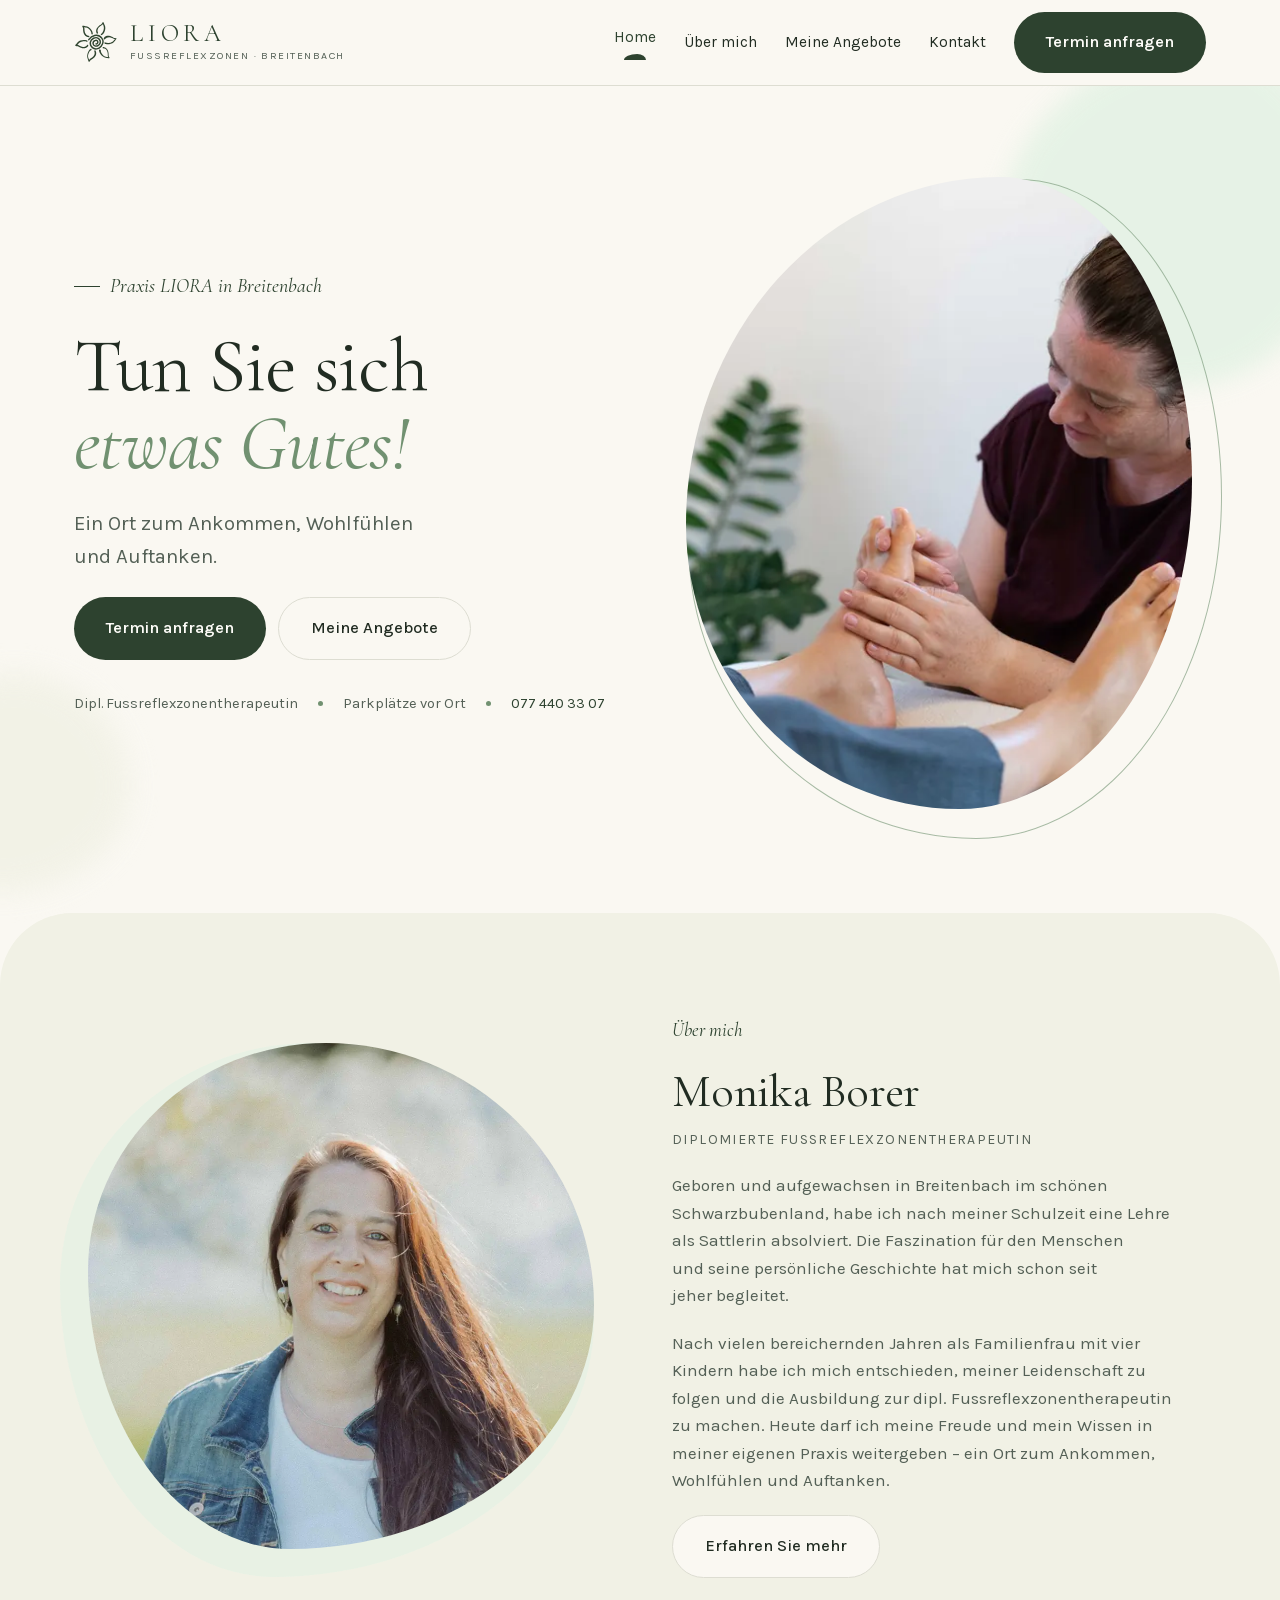
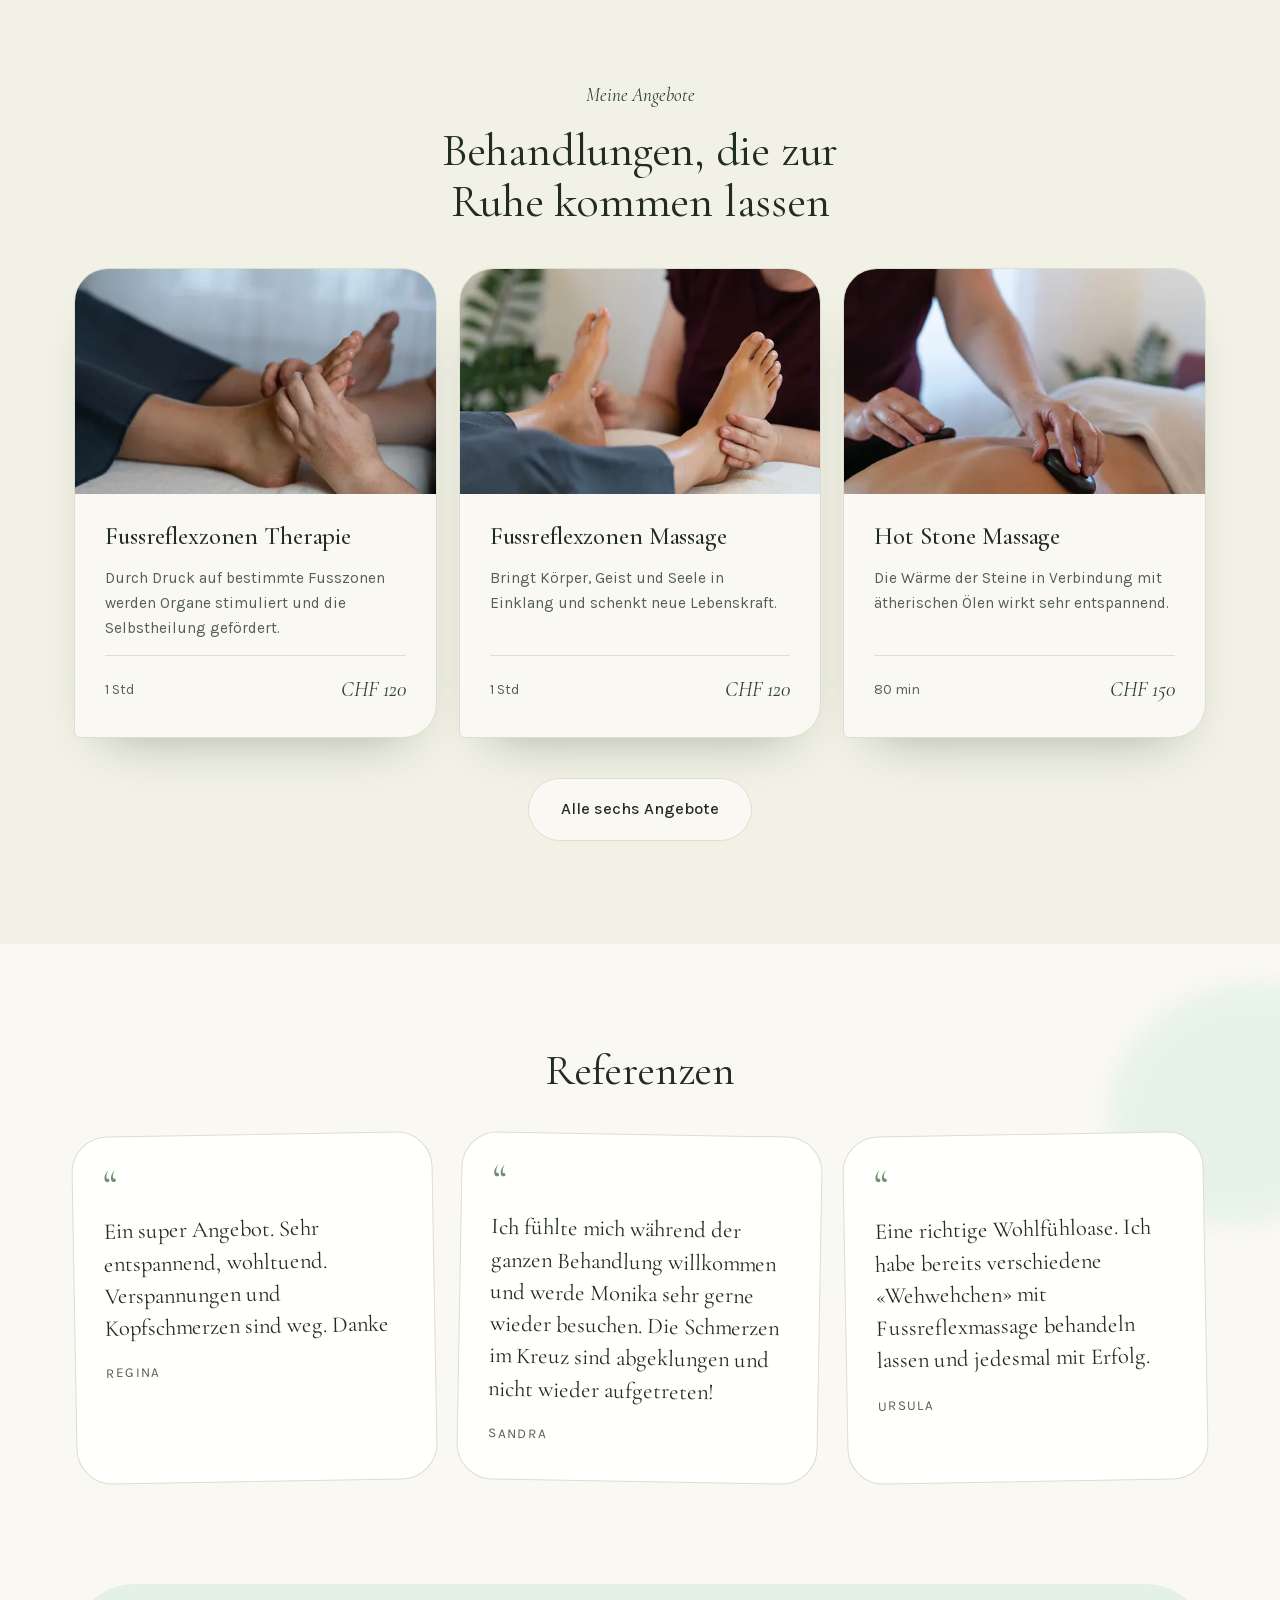
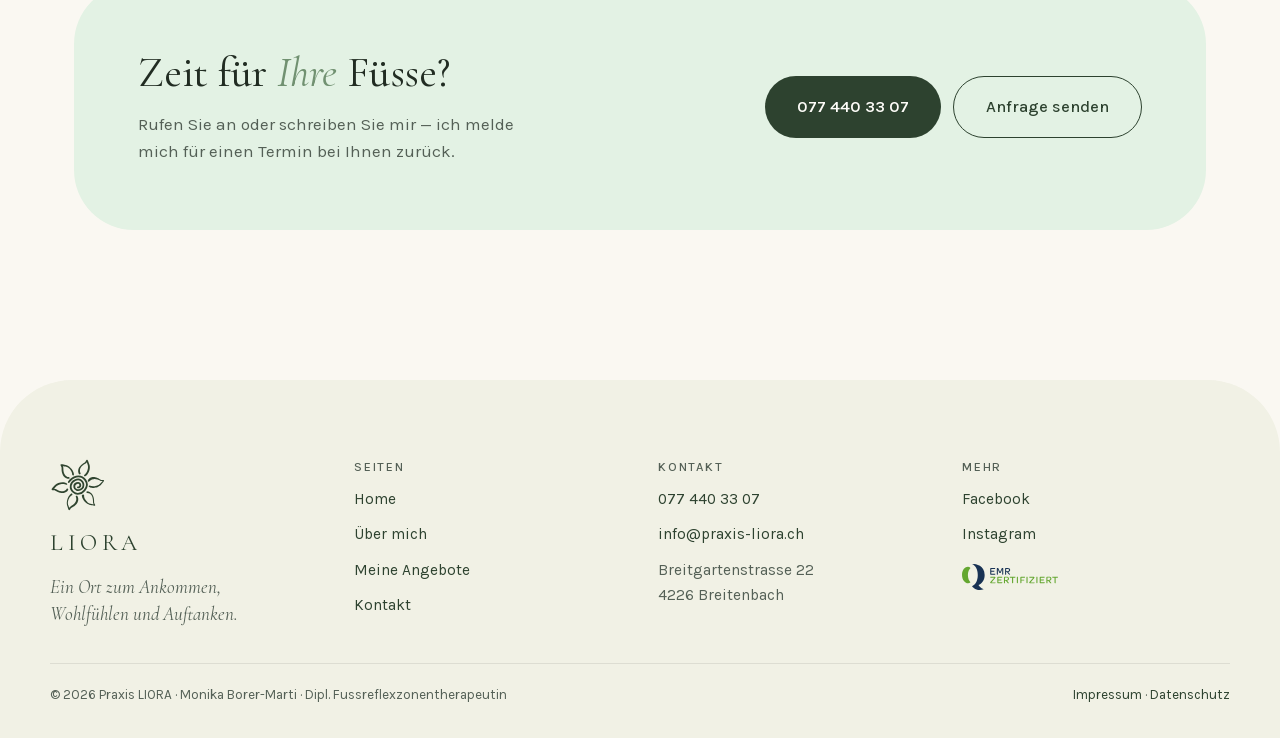
<file: index.html>
<!DOCTYPE html>
<html lang="de-CH" class="no-js">
<head>
<meta charset="utf-8">
<meta name="viewport" content="width=device-width, initial-scale=1">
<title>Praxis LIORA · Fussreflexzonentherapie in Breitenbach</title>
<meta name="description" content="Praxis LIORA in Breitenbach — Monika Borer-Marti, dipl. Fussreflexzonentherapeutin. Ein Ort zum Ankommen, Wohlfühlen und Auftanken. Termine nach Vereinbarung.">
<link rel="canonical" href="https://www.praxis-liora.ch/">
<meta name="theme-color" content="#faf8f2">
<link rel="icon" href="assets/img/logo-liora.svg" type="image/svg+xml">
<link rel="apple-touch-icon" href="assets/img/logo-liora.svg">

<meta property="og:type" content="website">
<meta property="og:locale" content="de_CH">
<meta property="og:site_name" content="Praxis LIORA">
<meta property="og:title" content="Praxis LIORA · Fussreflexzonentherapie in Breitenbach">
<meta property="og:description" content="Ein Ort zum Ankommen, Wohlfühlen und Auftanken. Monika Borer-Marti, dipl. Fussreflexzonentherapeutin.">
<meta property="og:url" content="https://www.praxis-liora.ch/">
<meta property="og:image" content="https://www.praxis-liora.ch/assets/img/monika-fussreflex-1440.webp">
<meta name="twitter:card" content="summary_large_image">

<link rel="preload" as="font" type="font/woff2" href="assets/fonts/cormorant-garamond-400-latin.woff2" crossorigin>
<link rel="preload" as="font" type="font/woff2" href="assets/fonts/karla-400-latin.woff2" crossorigin>
<link rel="stylesheet" href="assets/css/fonts.css">
<link rel="stylesheet" href="assets/css/styles.css">
<script>document.documentElement.classList.remove('no-js');</script>
<script defer src="assets/js/main.js"></script>

<script type="application/ld+json">
{
  "@context": "https://schema.org",
  "@type": "HealthAndBeautyBusiness",
  "@id": "https://www.praxis-liora.ch/#praxis",
  "name": "Praxis LIORA",
  "description": "Fussreflexzonentherapie und Massage bei Monika Borer-Marti in Breitenbach — ein Ort zum Ankommen, Wohlfühlen und Auftanken.",
  "url": "https://www.praxis-liora.ch/",
  "telephone": "+41774403307",
  "email": "info@praxis-liora.ch",
  "image": "https://www.praxis-liora.ch/assets/img/praxis-liora-1440.webp",
  "logo": "https://www.praxis-liora.ch/assets/img/logo-liora.svg",
  "priceRange": "CHF 60–150",
  "currenciesAccepted": "CHF",
  "address": {
    "@type": "PostalAddress",
    "streetAddress": "Breitgartenstrasse 22",
    "postalCode": "4226",
    "addressLocality": "Breitenbach",
    "addressRegion": "SO",
    "addressCountry": "CH"
  },
  "founder": {
    "@type": "Person",
    "name": "Monika Borer-Marti",
    "jobTitle": "Dipl. Fussreflexzonentherapeutin"
  },
  "sameAs": [
    "https://www.facebook.com/Praxis-LIORA-101033232305832",
    "https://www.instagram.com/praxisliora"
  ],
  "hasOfferCatalog": {
    "@type": "OfferCatalog",
    "name": "Behandlungen",
    "itemListElement": [
      { "@type": "Offer", "itemOffered": { "@type": "Service", "name": "Fussreflexzonen Therapie" }, "price": "120", "priceCurrency": "CHF" },
      { "@type": "Offer", "itemOffered": { "@type": "Service", "name": "Fussreflexzonen Massage" }, "price": "120", "priceCurrency": "CHF" },
      { "@type": "Offer", "itemOffered": { "@type": "Service", "name": "Kinder Fussreflexzonen Therapie" }, "price": "60", "priceCurrency": "CHF" },
      { "@type": "Offer", "itemOffered": { "@type": "Service", "name": "Reflexzonen Therapie" }, "price": "120", "priceCurrency": "CHF" },
      { "@type": "Offer", "itemOffered": { "@type": "Service", "name": "Ohr Akupressur" }, "price": "120", "priceCurrency": "CHF" },
      { "@type": "Offer", "itemOffered": { "@type": "Service", "name": "Hot Stone Massage" }, "price": "150", "priceCurrency": "CHF" }
    ]
  }
}
</script>
</head>
<body>
<a class="skip-link" href="#inhalt">Zum Inhalt springen</a>

<header class="site-header">
  <div class="site-header__bar">
    <a class="brand" href="index.html" aria-label="Praxis LIORA — zur Startseite">
      <img src="assets/img/logo-liora.svg" alt="" width="44" height="44">
      <span>
        <span class="brand__name">LIORA</span>
        <span class="brand__tag">Fussreflexzonen · Breitenbach</span>
      </span>
    </a>

    <button class="nav-toggle" type="button" aria-expanded="false" aria-controls="hauptnavigation" aria-label="Menü öffnen">
      <span></span><span></span><span></span>
    </button>

    <nav class="site-nav" id="hauptnavigation" aria-label="Hauptnavigation">
      <a class="nav-link" href="index.html" aria-current="page">Home</a>
      <a class="nav-link" href="ueber-mich.html">Über mich</a>
      <a class="nav-link" href="angebote.html">Meine Angebote</a>
      <a class="nav-link" href="kontakt.html">Kontakt</a>
      <a class="btn btn--primary" href="kontakt.html">Termin anfragen</a>
    </nav>
  </div>
</header>

<main id="inhalt" class="page-enter">

  <!-- ══════════ Auftakt ══════════ -->
  <section class="section hero">
    <span class="blob blob--fast" style="top:-40px;right:-60px;width:340px;height:340px" aria-hidden="true"></span>
    <span class="blob blob--alt blob--slow" style="bottom:20px;left:-90px;width:220px;height:220px" aria-hidden="true"></span>
    <div class="wrap split">
      <div class="hero__content">
        <span class="eyebrow eyebrow--rule">Praxis LIORA in Breitenbach</span>
        <h1 class="display">Tun Sie sich<br><em class="accent-em">etwas Gutes!</em></h1>
        <p class="lead">Ein Ort zum Ankommen, Wohlfühlen und Auftanken.</p>
        <div class="hero__actions">
          <a class="btn btn--primary" href="kontakt.html">Termin anfragen</a>
          <a class="btn btn--ghost" href="angebote.html">Meine Angebote</a>
        </div>
        <p class="hero__facts">
          <span>Dipl. Fussreflexzonentherapeutin</span>
          <span class="dot" aria-hidden="true"></span>
          <span>Parkplätze vor Ort</span>
          <span class="dot" aria-hidden="true"></span>
          <a href="tel:+41774403307">077 440 33 07</a>
        </p>
      </div>

      <div class="framed framed--portrait">
        <picture>
          <source type="image/webp" sizes="(min-width:960px) 508px, calc(100vw - 76px)"
            srcset="assets/img/monika-fussreflex-480.webp 480w, assets/img/monika-fussreflex-960.webp 960w, assets/img/monika-fussreflex-1440.webp 1440w, assets/img/monika-fussreflex-1920.webp 1920w">
          <img src="assets/img/monika-fussreflex-960.jpg" width="960" height="640" fetchpriority="high" decoding="async"
            alt="Monika Borer-Marti behandelt mit beiden Händen den Fuss einer Klientin">
        </picture>
      </div>
    </div>
  </section>

  <!-- ══════════ Salbeiband: Über mich + Angebote ══════════ -->
  <div class="band">
    <section class="section">
      <div class="wrap split">
        <div class="framed framed--alt framed--square">
          <picture>
            <source type="image/webp" sizes="(min-width:960px) 508px, calc(100vw - 72px)"
              srcset="assets/img/monika-portraet-480.webp 480w, assets/img/monika-portraet-960.webp 960w, assets/img/monika-portraet-1440.webp 1440w">
            <img src="assets/img/monika-portraet-960.jpg" width="960" height="1440" loading="lazy" decoding="async"
              alt="Porträt von Monika Borer-Marti">
          </picture>
        </div>
        <div class="stack" style="gap:20px">
          <span class="eyebrow">Über mich</span>
          <h2 class="heading">Monika Borer</h2>
          <p class="role">Diplomierte Fussreflexzonentherapeutin</p>
          <p class="prose">Geboren und aufgewachsen in Breitenbach im schönen Schwarzbubenland, habe ich nach meiner Schulzeit eine Lehre als Sattlerin absolviert. Die Faszination für den Menschen und seine persönliche Geschichte hat mich schon seit jeher begleitet.</p>
          <p class="prose">Nach vielen bereichernden Jahren als Familienfrau mit vier Kindern habe ich mich entschieden, meiner Leidenschaft zu folgen und die Ausbildung zur dipl. Fussreflexzonentherapeutin zu machen. Heute darf ich meine Freude und mein Wissen in meiner eigenen Praxis weitergeben – ein Ort zum Ankommen, Wohlfühlen und Auftanken.</p>
          <a class="btn btn--ghost" href="ueber-mich.html" style="align-self:flex-start">Erfahren Sie mehr</a>
        </div>
      </div>
    </section>

    <section class="section section--flush-top">
      <div class="wrap stack" style="gap:40px">
        <div class="stack" style="gap:14px;align-items:center;text-align:center">
          <span class="eyebrow">Meine Angebote</span>
          <h2 class="heading" style="max-width:26ch">Behandlungen, die zur Ruhe kommen lassen</h2>
        </div>

        <div class="grid-cards">
          <article class="card">
            <picture>
              <source type="image/webp" sizes="(min-width:1024px) 362px, (min-width:640px) 45vw, calc(100vw - 48px)"
                srcset="assets/img/fussreflex-detail-480.webp 480w, assets/img/fussreflex-detail-960.webp 960w, assets/img/fussreflex-detail-1440.webp 1440w">
              <img class="card__media" src="assets/img/fussreflex-detail-960.jpg" width="960" height="640" loading="lazy" decoding="async"
                alt="Hände, die gezielt eine Zone am Fuss behandeln">
            </picture>
            <div class="card__body">
              <h3 class="card__title">Fussreflexzonen Therapie</h3>
              <p class="card__text">Durch Druck auf bestimmte Fusszonen werden Organe stimuliert und die Selbstheilung gefördert.</p>
              <p class="card__meta">
                <span class="card__duration">1 Std</span>
                <span class="card__price">CHF 120</span>
              </p>
            </div>
          </article>

          <article class="card">
            <picture>
              <source type="image/webp" sizes="(min-width:1024px) 362px, (min-width:640px) 45vw, calc(100vw - 48px)"
                srcset="assets/img/fussreflex-480.webp 480w, assets/img/fussreflex-960.webp 960w, assets/img/fussreflex-1440.webp 1440w">
              <img class="card__media" src="assets/img/fussreflex-960.jpg" width="960" height="640" loading="lazy" decoding="async"
                alt="Fussreflexzonen-Massage in der Praxis LIORA">
            </picture>
            <div class="card__body">
              <h3 class="card__title">Fussreflexzonen Massage</h3>
              <p class="card__text">Bringt Körper, Geist und Seele in Einklang und schenkt neue Lebenskraft.</p>
              <p class="card__meta">
                <span class="card__duration">1 Std</span>
                <span class="card__price">CHF 120</span>
              </p>
            </div>
          </article>

          <article class="card">
            <picture>
              <source type="image/webp" sizes="(min-width:1024px) 362px, (min-width:640px) 45vw, calc(100vw - 48px)"
                srcset="assets/img/hotstone-480.webp 480w, assets/img/hotstone-960.webp 960w, assets/img/hotstone-1440.webp 1440w">
              <img class="card__media" src="assets/img/hotstone-960.jpg" width="960" height="640" loading="lazy" decoding="async"
                alt="Hot-Stone-Massage mit warmen Basaltsteinen">
            </picture>
            <div class="card__body">
              <h3 class="card__title">Hot Stone Massage</h3>
              <p class="card__text">Die Wärme der Steine in Verbindung mit ätherischen Ölen wirkt sehr entspannend.</p>
              <p class="card__meta">
                <span class="card__duration">80 min</span>
                <span class="card__price">CHF 150</span>
              </p>
            </div>
          </article>
        </div>

        <a class="btn btn--ghost" href="angebote.html" style="align-self:center">Alle sechs Angebote</a>
      </div>
    </section>
  </div>

  <!-- ══════════ Referenzen ══════════ -->
  <section class="section">
    <span class="blob" style="top:40px;right:-70px;width:240px;height:240px" aria-hidden="true"></span>
    <div class="wrap stack" style="gap:40px;align-items:center">
      <h2 class="heading heading--sm" style="text-align:center">Referenzen</h2>
      <div class="quotes">
        <figure class="quote">
          <span class="quote__mark" aria-hidden="true">&ldquo;</span>
          <blockquote>Ein super Angebot. Sehr entspannend, wohltuend. Verspannungen und Kopfschmerzen sind weg. Danke</blockquote>
          <figcaption>Regina</figcaption>
        </figure>
        <figure class="quote">
          <span class="quote__mark" aria-hidden="true">&ldquo;</span>
          <blockquote>Ich fühlte mich während der ganzen Behandlung willkommen und werde Monika sehr gerne wieder besuchen. Die Schmerzen im Kreuz sind abgeklungen und nicht wieder aufgetreten!</blockquote>
          <figcaption>Sandra</figcaption>
        </figure>
        <figure class="quote">
          <span class="quote__mark" aria-hidden="true">&ldquo;</span>
          <blockquote>Eine richtige Wohlfühloase. Ich habe bereits verschiedene «Wehwehchen» mit Fussreflexmassage behandeln lassen und jedesmal mit Erfolg.</blockquote>
          <figcaption>Ursula</figcaption>
        </figure>
      </div>
    </div>
  </section>

  <!-- ══════════ Aufforderung ══════════ -->
  <section class="section section--flush-top">
    <div class="wrap">
      <div class="cta">
        <div class="stack" style="gap:14px">
          <h2 class="heading heading--sm">Zeit für <em class="accent-em">Ihre</em> Füsse?</h2>
          <p class="prose" style="max-width:38ch">Rufen Sie an oder schreiben Sie mir — ich melde mich für einen Termin bei Ihnen zurück.</p>
        </div>
        <div class="cta__actions">
          <a class="btn btn--primary" href="tel:+41774403307">077 440 33 07</a>
          <a class="btn btn--outline" href="kontakt.html">Anfrage senden</a>
        </div>
      </div>
    </div>
  </section>

</main>

<footer class="site-footer">
  <div class="site-footer__grid">
    <div class="footer-brand">
      <img src="assets/img/logo-liora.svg" alt="" width="56" height="56">
      <span class="footer-brand__name">LIORA</span>
      <span class="footer-brand__claim">Ein Ort zum Ankommen, Wohlfühlen und Auftanken.</span>
    </div>
    <nav class="footer-col" aria-label="Fusszeilen-Navigation">
      <h2>Seiten</h2>
      <a href="index.html">Home</a>
      <a href="ueber-mich.html">Über mich</a>
      <a href="angebote.html">Meine Angebote</a>
      <a href="kontakt.html">Kontakt</a>
    </nav>
    <div class="footer-col">
      <h2>Kontakt</h2>
      <a href="tel:+41774403307">077 440 33 07</a>
      <a href="mailto:info@praxis-liora.ch">info@praxis-liora.ch</a>
      <span style="color:var(--ink-soft)">Breitgartenstrasse 22<br>4226 Breitenbach</span>
    </div>
    <div class="footer-col">
      <h2>Mehr</h2>
      <a href="https://www.facebook.com/Praxis-LIORA-101033232305832" target="_blank" rel="noopener">Facebook</a>
      <a href="https://www.instagram.com/praxisliora" target="_blank" rel="noopener">Instagram</a>
      <img class="emr" src="assets/img/emr-zertifiziert.svg" alt="EMR zertifiziert" width="96" height="27">
    </div>
  </div>
  <div class="site-footer__base">
    <span>© 2026 Praxis LIORA · Monika Borer-Marti · Dipl. Fussreflexzonentherapeutin</span>
    <span><a href="impressum.html">Impressum</a> · <a href="datenschutz.html">Datenschutz</a></span>
  </div>
</footer>
</body>
</html>
</file>
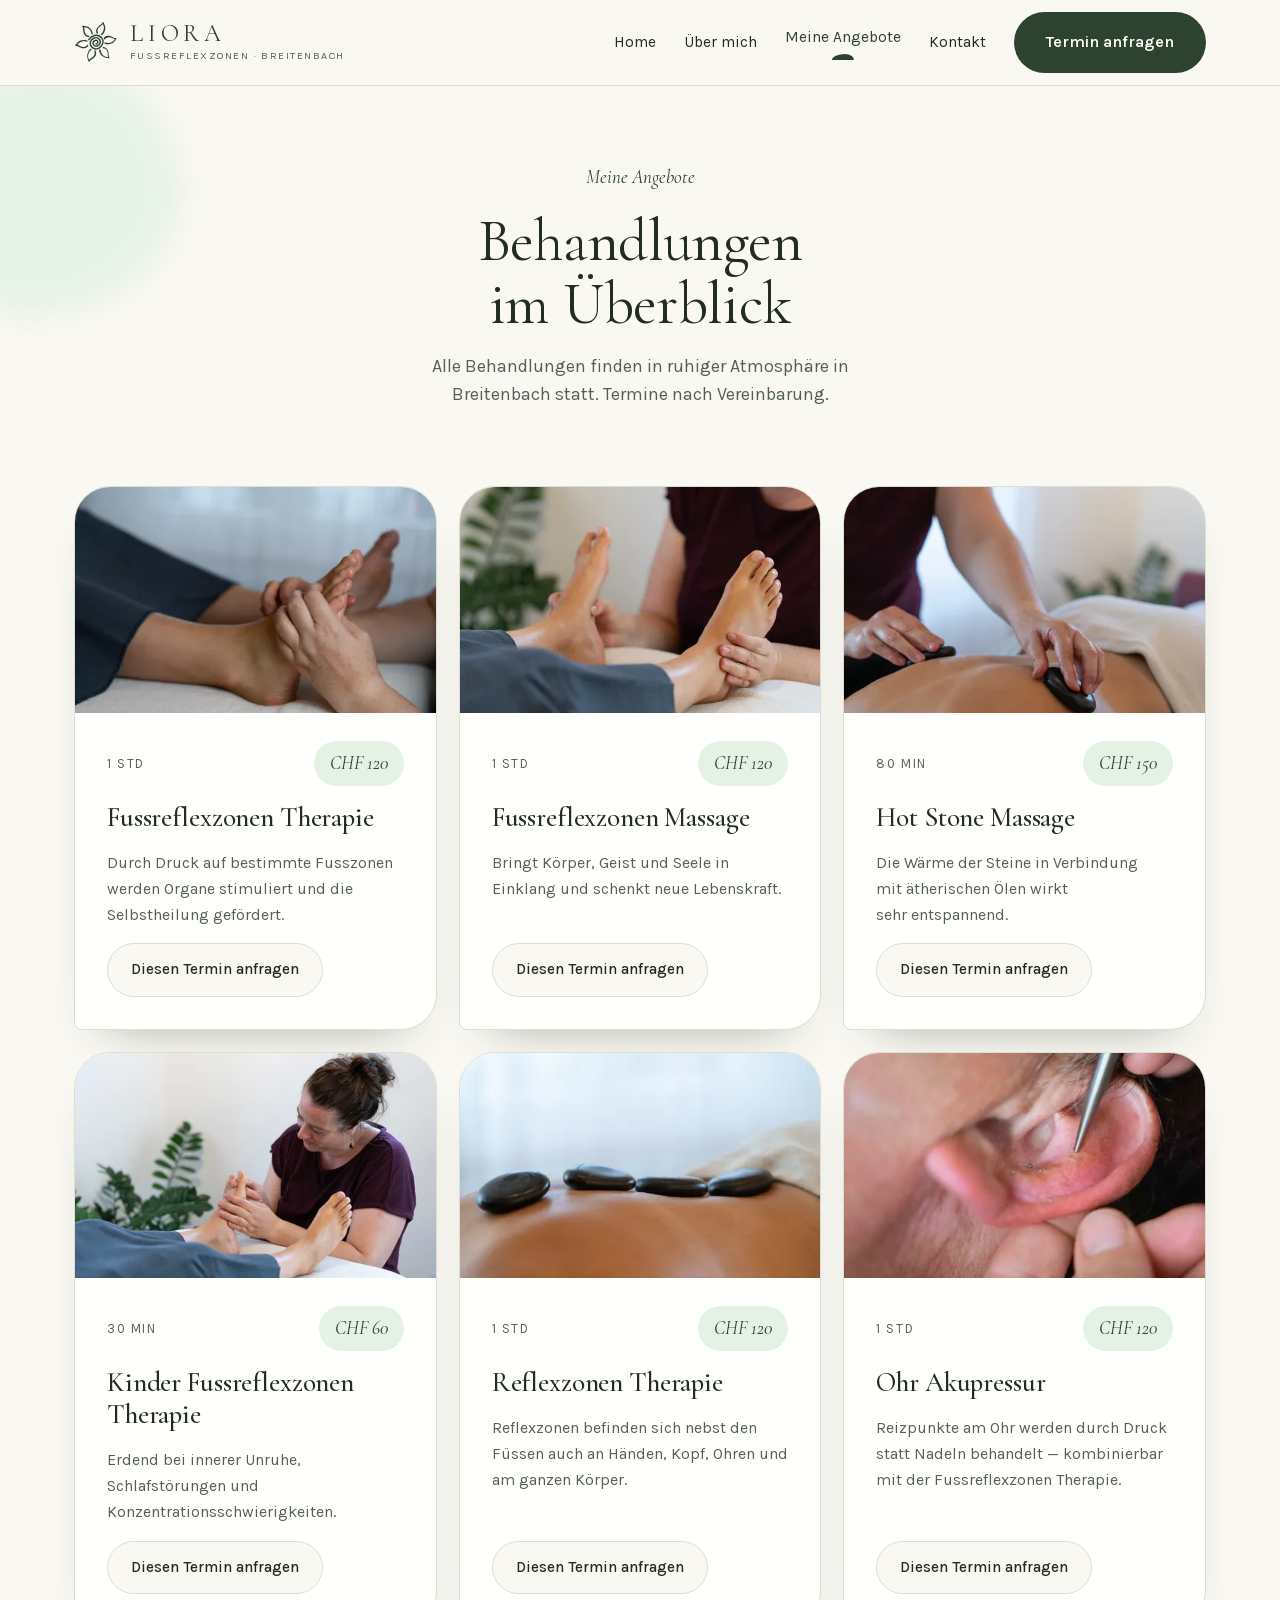
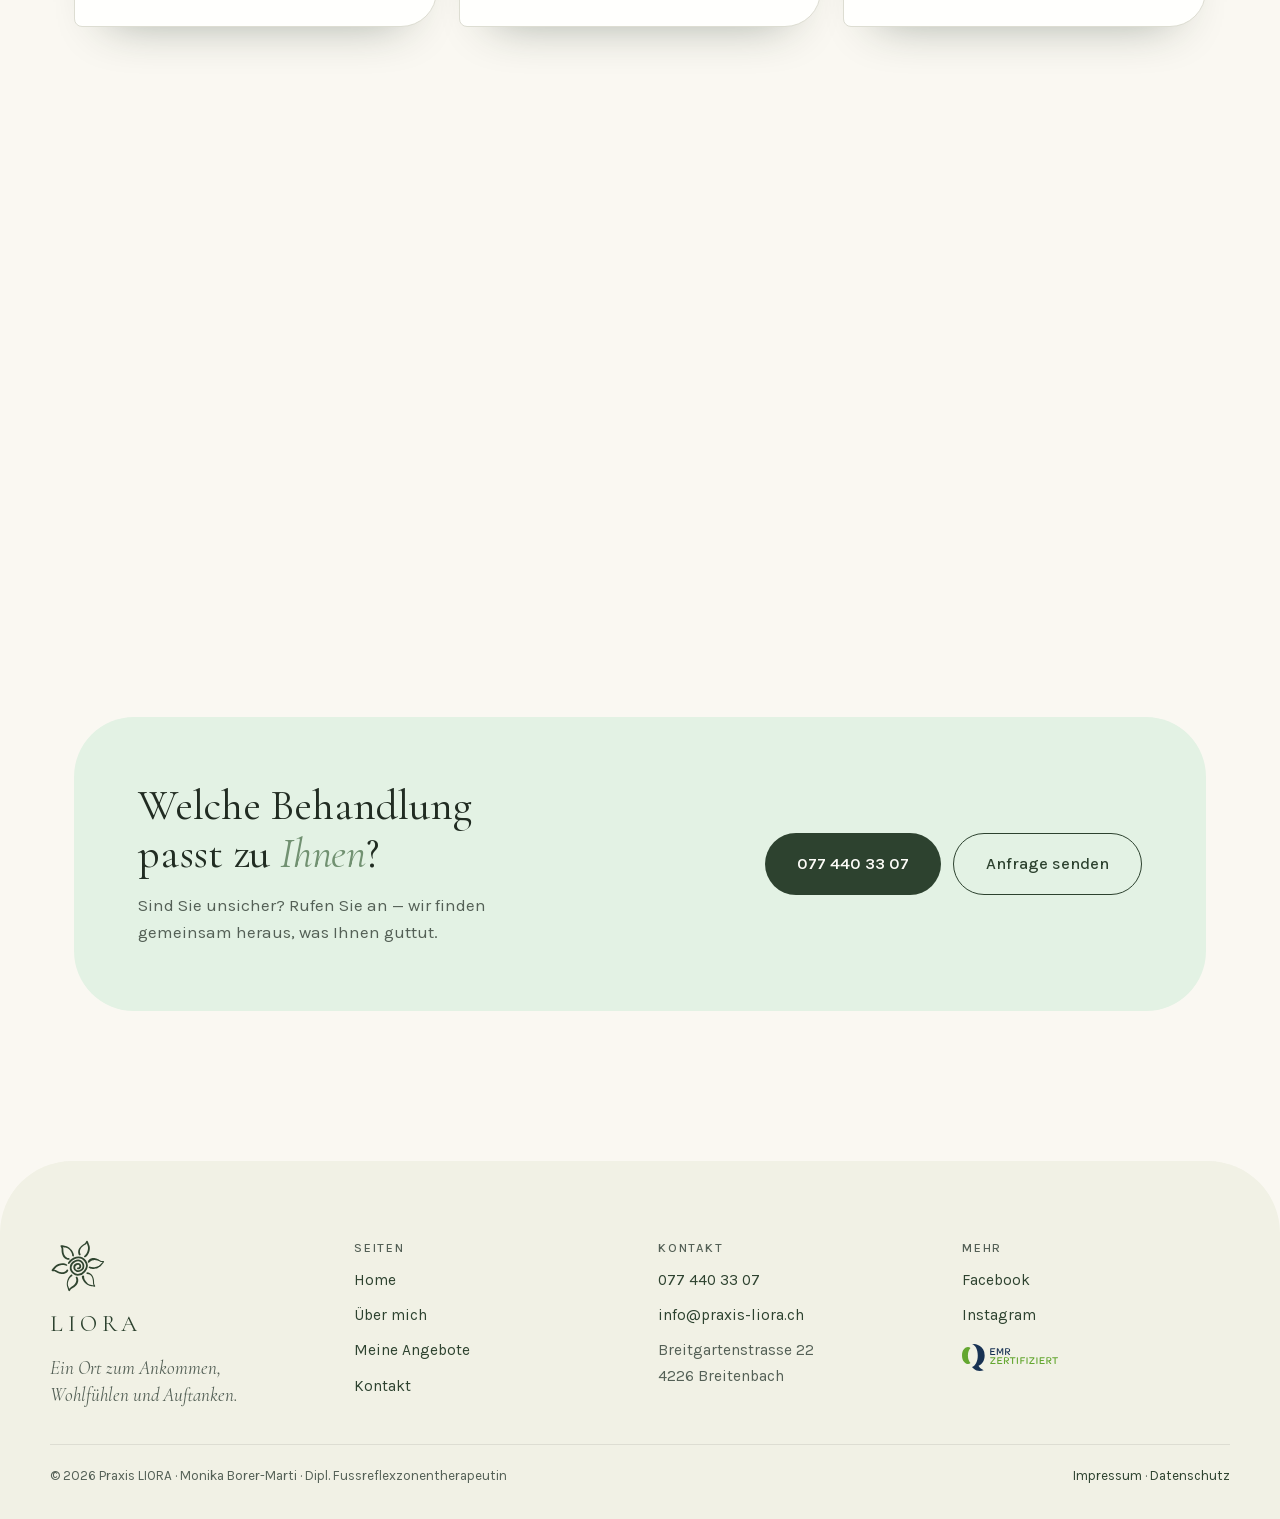
<file: angebote.html>
<!DOCTYPE html>
<html lang="de-CH" class="no-js">
<head>
<meta charset="utf-8">
<meta name="viewport" content="width=device-width, initial-scale=1">
<title>Meine Angebote · Behandlungen &amp; Preise — Praxis LIORA</title>
<meta name="description" content="Fussreflexzonen Therapie und Massage, Kinder-Therapie, Reflexzonen Therapie, Ohr Akupressur und Hot Stone Massage in Breitenbach. Alle Behandlungen mit Dauer und Preis.">
<link rel="canonical" href="https://www.praxis-liora.ch/angebote.html">
<meta name="theme-color" content="#faf8f2">
<link rel="icon" href="assets/img/logo-liora.svg" type="image/svg+xml">
<link rel="apple-touch-icon" href="assets/img/logo-liora.svg">

<meta property="og:type" content="website">
<meta property="og:locale" content="de_CH">
<meta property="og:site_name" content="Praxis LIORA">
<meta property="og:title" content="Meine Angebote · Behandlungen &amp; Preise — Praxis LIORA">
<meta property="og:description" content="Sechs Behandlungen in ruhiger Atmosphäre in Breitenbach. Termine nach Vereinbarung.">
<meta property="og:url" content="https://www.praxis-liora.ch/angebote.html">
<meta property="og:image" content="https://www.praxis-liora.ch/assets/img/fussreflex-1440.webp">
<meta name="twitter:card" content="summary_large_image">

<link rel="preload" as="font" type="font/woff2" href="assets/fonts/cormorant-garamond-400-latin.woff2" crossorigin>
<link rel="preload" as="font" type="font/woff2" href="assets/fonts/karla-400-latin.woff2" crossorigin>
<link rel="stylesheet" href="assets/css/fonts.css">
<link rel="stylesheet" href="assets/css/styles.css">
<script>document.documentElement.classList.remove('no-js');</script>
<script defer src="assets/js/main.js"></script>
</head>
<body>
<a class="skip-link" href="#inhalt">Zum Inhalt springen</a>

<header class="site-header">
  <div class="site-header__bar">
    <a class="brand" href="index.html" aria-label="Praxis LIORA — zur Startseite">
      <img src="assets/img/logo-liora.svg" alt="" width="44" height="44">
      <span>
        <span class="brand__name">LIORA</span>
        <span class="brand__tag">Fussreflexzonen · Breitenbach</span>
      </span>
    </a>

    <button class="nav-toggle" type="button" aria-expanded="false" aria-controls="hauptnavigation" aria-label="Menü öffnen">
      <span></span><span></span><span></span>
    </button>

    <nav class="site-nav" id="hauptnavigation" aria-label="Hauptnavigation">
      <a class="nav-link" href="index.html">Home</a>
      <a class="nav-link" href="ueber-mich.html">Über mich</a>
      <a class="nav-link" href="angebote.html" aria-current="page">Meine Angebote</a>
      <a class="nav-link" href="kontakt.html">Kontakt</a>
      <a class="btn btn--primary" href="kontakt.html">Termin anfragen</a>
    </nav>
  </div>
</header>

<main id="inhalt" class="page-enter">

  <section class="section section--tight">
    <span class="blob blob--alt" style="top:-30px;left:-80px;width:260px;height:260px;background:var(--accent-soft)" aria-hidden="true"></span>
    <div class="wrap stack" style="gap:18px;align-items:center;text-align:center">
      <span class="eyebrow">Meine Angebote</span>
      <h1 class="title" style="max-width:22ch">Behandlungen im Überblick</h1>
      <p class="lead" style="max-width:48ch;font-size:1.12rem">Alle Behandlungen finden in ruhiger Atmosphäre in Breitenbach statt. Termine nach Vereinbarung.</p>
    </div>
  </section>

  <section class="section section--flush-top">
    <div class="wrap">
      <div class="grid-cards grid-cards--wide">

        <article class="card card--surface">
          <picture>
            <source type="image/webp" sizes="(min-width:1024px) 362px, (min-width:640px) 45vw, calc(100vw - 48px)"
              srcset="assets/img/fussreflex-detail-480.webp 480w, assets/img/fussreflex-detail-960.webp 960w, assets/img/fussreflex-detail-1440.webp 1440w">
            <img class="card__media" src="assets/img/fussreflex-detail-960.jpg" width="960" height="640" decoding="async"
              alt="Hände, die gezielt eine Zone am Fuss behandeln">
          </picture>
          <div class="card__body">
            <p class="card__head">
              <span class="card__duration card__duration--caps">1 Std</span>
              <span class="card__price card__price--pill">CHF 120</span>
            </p>
            <h2 class="card__title">Fussreflexzonen Therapie</h2>
            <p class="card__text">Durch Druck auf bestimmte Fusszonen werden Organe stimuliert und die Selbstheilung gefördert.</p>
            <a class="btn btn--ghost btn--sm" href="kontakt.html?behandlung=Fussreflexzonen%20Therapie" style="align-self:flex-start">Diesen Termin anfragen</a>
          </div>
        </article>

        <article class="card card--surface">
          <picture>
            <source type="image/webp" sizes="(min-width:1024px) 362px, (min-width:640px) 45vw, calc(100vw - 48px)"
              srcset="assets/img/fussreflex-480.webp 480w, assets/img/fussreflex-960.webp 960w, assets/img/fussreflex-1440.webp 1440w">
            <img class="card__media" src="assets/img/fussreflex-960.jpg" width="960" height="640" decoding="async"
              alt="Fussreflexzonen-Massage in der Praxis LIORA">
          </picture>
          <div class="card__body">
            <p class="card__head">
              <span class="card__duration card__duration--caps">1 Std</span>
              <span class="card__price card__price--pill">CHF 120</span>
            </p>
            <h2 class="card__title">Fussreflexzonen Massage</h2>
            <p class="card__text">Bringt Körper, Geist und Seele in Einklang und schenkt neue Lebenskraft.</p>
            <a class="btn btn--ghost btn--sm" href="kontakt.html?behandlung=Fussreflexzonen%20Massage" style="align-self:flex-start">Diesen Termin anfragen</a>
          </div>
        </article>

        <article class="card card--surface">
          <picture>
            <source type="image/webp" sizes="(min-width:1024px) 362px, (min-width:640px) 45vw, calc(100vw - 48px)"
              srcset="assets/img/hotstone-480.webp 480w, assets/img/hotstone-960.webp 960w, assets/img/hotstone-1440.webp 1440w">
            <img class="card__media" src="assets/img/hotstone-960.jpg" width="960" height="640" loading="lazy" decoding="async"
              alt="Hot-Stone-Massage mit warmen Basaltsteinen">
          </picture>
          <div class="card__body">
            <p class="card__head">
              <span class="card__duration card__duration--caps">80 min</span>
              <span class="card__price card__price--pill">CHF 150</span>
            </p>
            <h2 class="card__title">Hot Stone Massage</h2>
            <p class="card__text">Die Wärme der Steine in Verbindung mit ätherischen Ölen wirkt sehr entspannend.</p>
            <a class="btn btn--ghost btn--sm" href="kontakt.html?behandlung=Hot%20Stone%20Massage" style="align-self:flex-start">Diesen Termin anfragen</a>
          </div>
        </article>

        <article class="card card--surface">
          <picture>
            <source type="image/webp" sizes="(min-width:1024px) 362px, (min-width:640px) 45vw, calc(100vw - 48px)"
              srcset="assets/img/monika-fussreflex-480.webp 480w, assets/img/monika-fussreflex-960.webp 960w, assets/img/monika-fussreflex-1440.webp 1440w">
            <img class="card__media" src="assets/img/monika-fussreflex-960.jpg" width="960" height="640" loading="lazy" decoding="async"
              alt="Monika Borer-Marti bei einer Fussbehandlung">
          </picture>
          <div class="card__body">
            <p class="card__head">
              <span class="card__duration card__duration--caps">30 min</span>
              <span class="card__price card__price--pill">CHF 60</span>
            </p>
            <h2 class="card__title">Kinder Fussreflexzonen Therapie</h2>
            <p class="card__text">Erdend bei innerer Unruhe, Schlafstörungen und Konzentrationsschwierigkeiten.</p>
            <a class="btn btn--ghost btn--sm" href="kontakt.html?behandlung=Kinder%20Fussreflexzonen%20Therapie" style="align-self:flex-start">Diesen Termin anfragen</a>
          </div>
        </article>

        <article class="card card--surface">
          <picture>
            <source type="image/webp" sizes="(min-width:1024px) 362px, (min-width:640px) 45vw, calc(100vw - 48px)"
              srcset="assets/img/hotstone-steine-480.webp 480w, assets/img/hotstone-steine-960.webp 960w, assets/img/hotstone-steine-1440.webp 1440w">
            <img class="card__media" src="assets/img/hotstone-steine-960.jpg" width="960" height="640" loading="lazy" decoding="async"
              alt="Warme Basaltsteine auf dem Rücken">
          </picture>
          <div class="card__body">
            <p class="card__head">
              <span class="card__duration card__duration--caps">1 Std</span>
              <span class="card__price card__price--pill">CHF 120</span>
            </p>
            <h2 class="card__title">Reflexzonen Therapie</h2>
            <p class="card__text">Reflexzonen befinden sich nebst den Füssen auch an Händen, Kopf, Ohren und am ganzen Körper.</p>
            <a class="btn btn--ghost btn--sm" href="kontakt.html?behandlung=Reflexzonen%20Therapie" style="align-self:flex-start">Diesen Termin anfragen</a>
          </div>
        </article>

        <article class="card card--surface">
          <picture>
            <source type="image/webp" sizes="(min-width:1024px) 362px, (min-width:640px) 45vw, calc(100vw - 48px)"
              srcset="assets/img/ohr-akupressur-480.webp 480w, assets/img/ohr-akupressur-960.webp 960w, assets/img/ohr-akupressur-1440.webp 1440w">
            <img class="card__media" src="assets/img/ohr-akupressur-960.jpg" width="960" height="1440" loading="lazy" decoding="async"
              alt="Ohrakupressur mit einem stumpfen Stab">
          </picture>
          <div class="card__body">
            <p class="card__head">
              <span class="card__duration card__duration--caps">1 Std</span>
              <span class="card__price card__price--pill">CHF 120</span>
            </p>
            <h2 class="card__title">Ohr Akupressur</h2>
            <p class="card__text">Reizpunkte am Ohr werden durch Druck statt Nadeln behandelt — kombinierbar mit der Fussreflexzonen Therapie.</p>
            <a class="btn btn--ghost btn--sm" href="kontakt.html?behandlung=Ohr%20Akupressur" style="align-self:flex-start">Diesen Termin anfragen</a>
          </div>
        </article>

      </div>
    </div>
  </section>

  <section class="section section--flush-top">
    <div class="wrap">
      <picture>
        <source type="image/webp" sizes="(min-width:1228px) 1132px, calc(100vw - 48px)"
          srcset="assets/img/praxisraum-480.webp 480w, assets/img/praxisraum-960.webp 960w, assets/img/praxisraum-1440.webp 1440w, assets/img/praxisraum-1920.webp 1920w">
        <img src="assets/img/praxisraum-960.jpg" width="960" height="1376" loading="lazy" decoding="async"
          alt="Behandlungsraum der Praxis LIORA mit Massageliege"
          style="width:100%;aspect-ratio:21/9;object-fit:cover;object-position:50% 60%;border-radius:clamp(28px,4vw,48px)">
      </picture>
    </div>
  </section>

  <section class="section section--flush-top">
    <div class="wrap">
      <div class="cta">
        <div class="stack" style="gap:14px">
          <h2 class="heading heading--sm">Welche Behandlung passt zu <em class="accent-em">Ihnen</em>?</h2>
          <p class="prose" style="max-width:38ch">Sind Sie unsicher? Rufen Sie an — wir finden gemeinsam heraus, was Ihnen guttut.</p>
        </div>
        <div class="cta__actions">
          <a class="btn btn--primary" href="tel:+41774403307">077 440 33 07</a>
          <a class="btn btn--outline" href="kontakt.html">Anfrage senden</a>
        </div>
      </div>
    </div>
  </section>

</main>

<footer class="site-footer">
  <div class="site-footer__grid">
    <div class="footer-brand">
      <img src="assets/img/logo-liora.svg" alt="" width="56" height="56">
      <span class="footer-brand__name">LIORA</span>
      <span class="footer-brand__claim">Ein Ort zum Ankommen, Wohlfühlen und Auftanken.</span>
    </div>
    <nav class="footer-col" aria-label="Fusszeilen-Navigation">
      <h2>Seiten</h2>
      <a href="index.html">Home</a>
      <a href="ueber-mich.html">Über mich</a>
      <a href="angebote.html">Meine Angebote</a>
      <a href="kontakt.html">Kontakt</a>
    </nav>
    <div class="footer-col">
      <h2>Kontakt</h2>
      <a href="tel:+41774403307">077 440 33 07</a>
      <a href="mailto:info@praxis-liora.ch">info@praxis-liora.ch</a>
      <span style="color:var(--ink-soft)">Breitgartenstrasse 22<br>4226 Breitenbach</span>
    </div>
    <div class="footer-col">
      <h2>Mehr</h2>
      <a href="https://www.facebook.com/Praxis-LIORA-101033232305832" target="_blank" rel="noopener">Facebook</a>
      <a href="https://www.instagram.com/praxisliora" target="_blank" rel="noopener">Instagram</a>
      <img class="emr" src="assets/img/emr-zertifiziert.svg" alt="EMR zertifiziert" width="96" height="27">
    </div>
  </div>
  <div class="site-footer__base">
    <span>© 2026 Praxis LIORA · Monika Borer-Marti · Dipl. Fussreflexzonentherapeutin</span>
    <span><a href="impressum.html">Impressum</a> · <a href="datenschutz.html">Datenschutz</a></span>
  </div>
</footer>
</body>
</html>
</file>
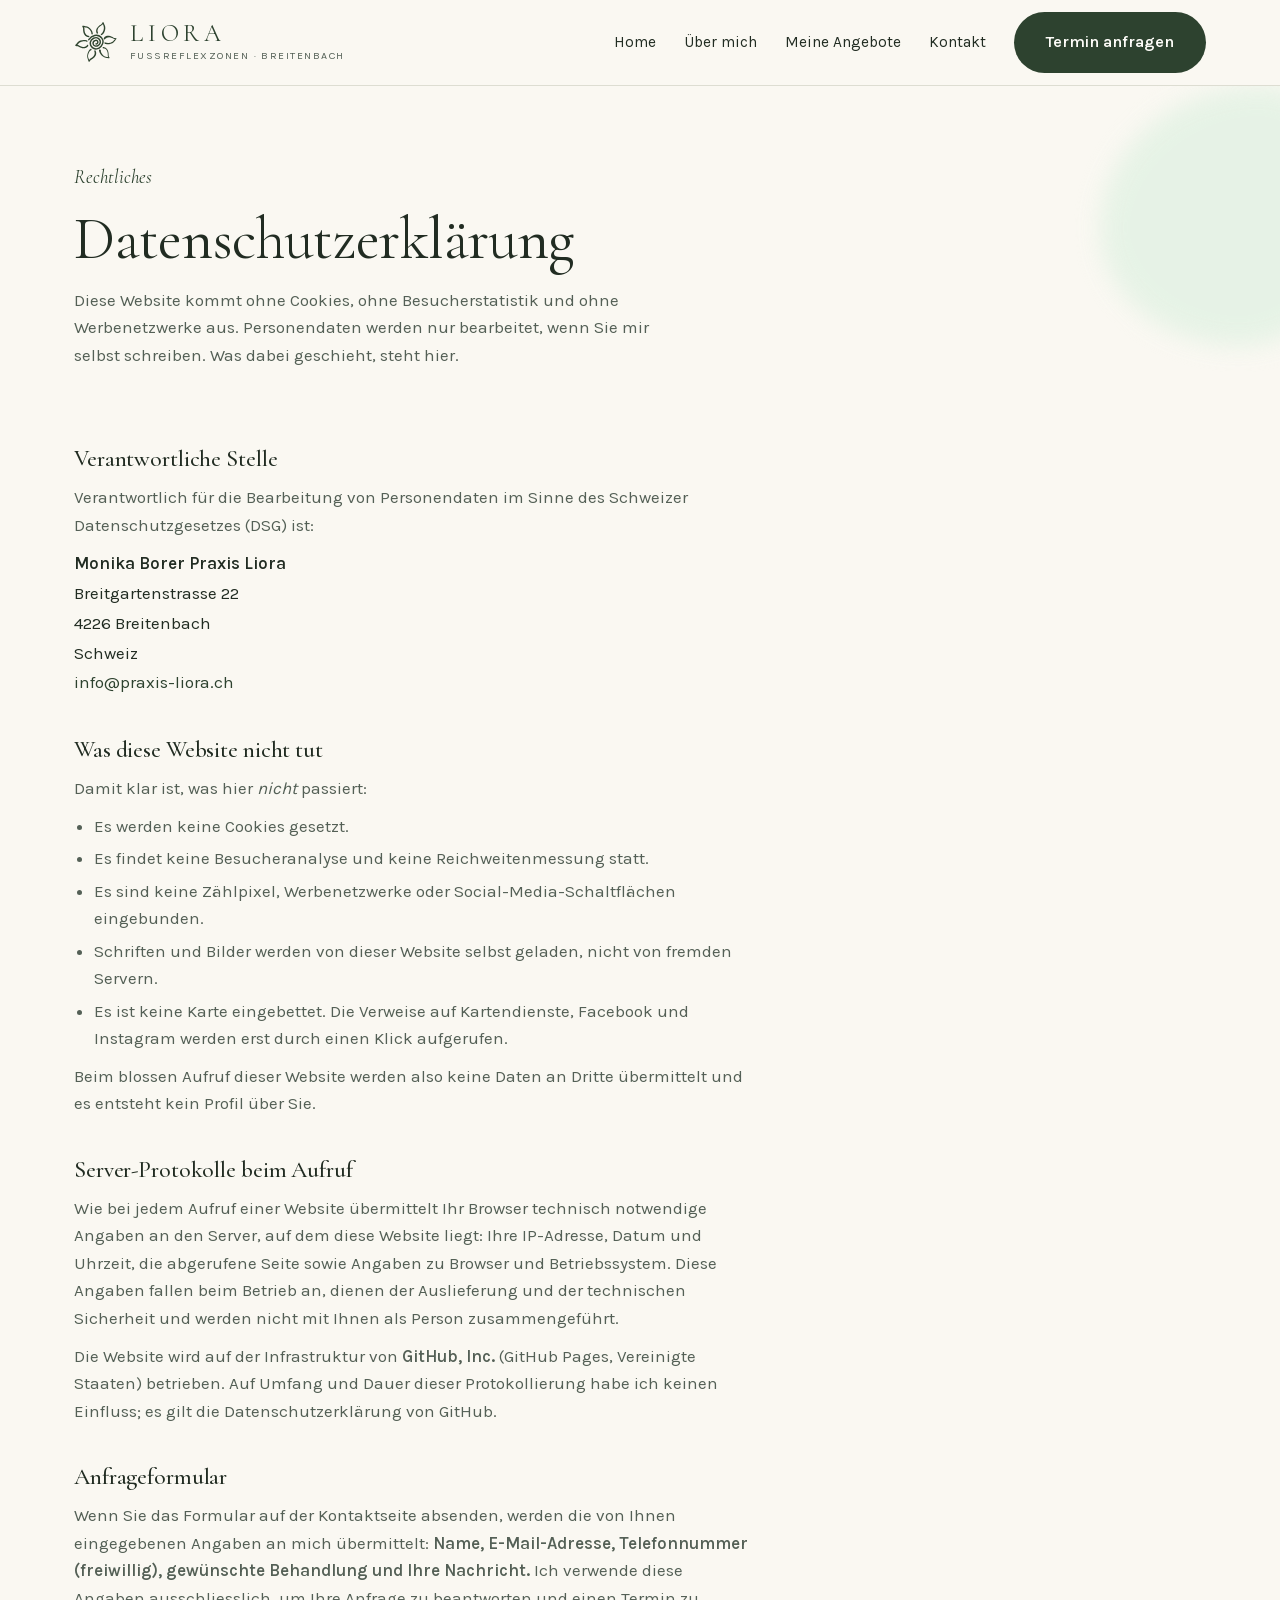
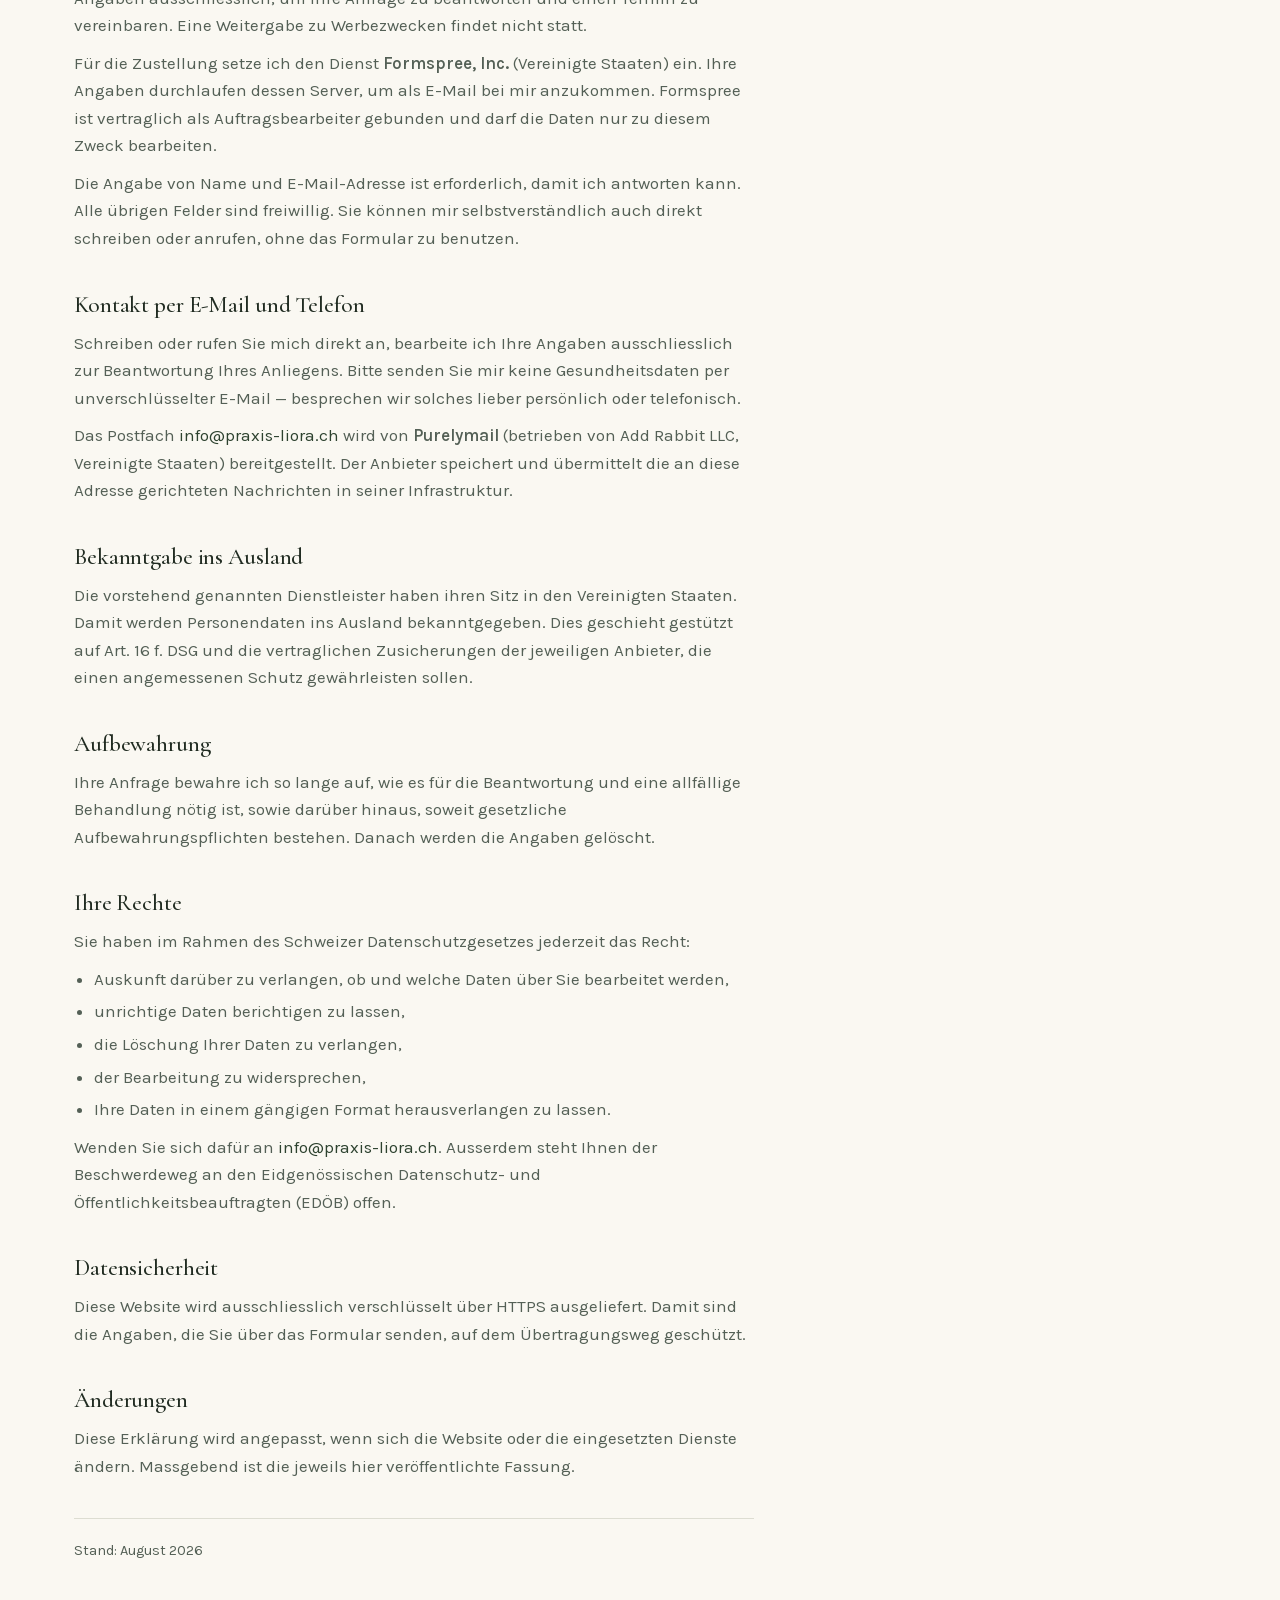
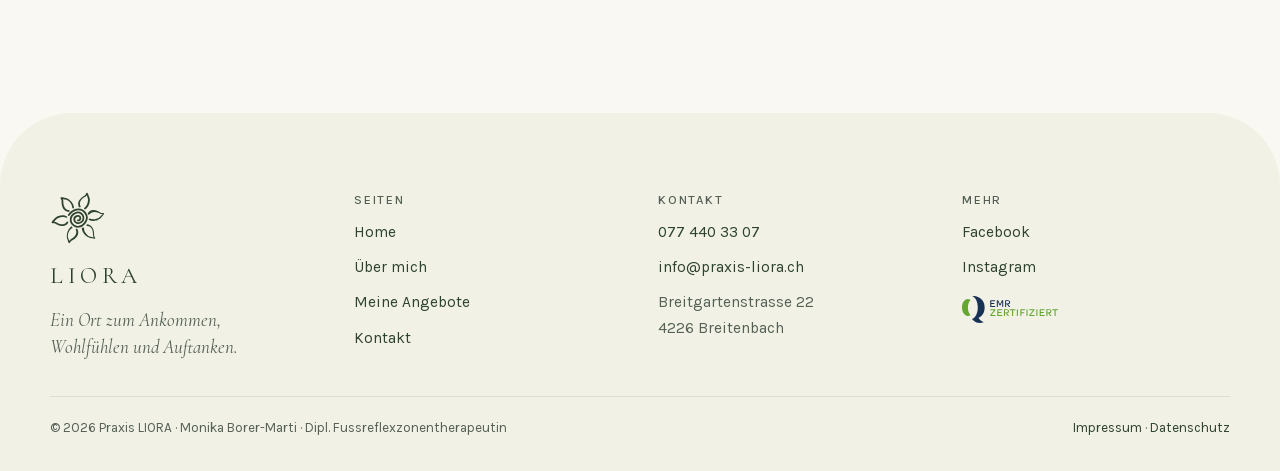
<file: datenschutz.html>
<!DOCTYPE html>
<html lang="de-CH" class="no-js">
<head>
<meta charset="utf-8">
<meta name="viewport" content="width=device-width, initial-scale=1">
<title>Datenschutzerklärung · Praxis LIORA</title>
<meta name="description" content="Datenschutzerklärung der Praxis LIORA: welche Daten beim Besuch dieser Website und beim Anfrageformular bearbeitet werden.">
<link rel="canonical" href="https://www.praxis-liora.ch/datenschutz.html">
<meta name="theme-color" content="#faf8f2">
<link rel="icon" href="assets/img/logo-liora.svg" type="image/svg+xml">
<link rel="apple-touch-icon" href="assets/img/logo-liora.svg">

<link rel="preload" as="font" type="font/woff2" href="assets/fonts/cormorant-garamond-400-latin.woff2" crossorigin>
<link rel="preload" as="font" type="font/woff2" href="assets/fonts/karla-400-latin.woff2" crossorigin>
<link rel="stylesheet" href="assets/css/fonts.css">
<link rel="stylesheet" href="assets/css/styles.css">
<script>document.documentElement.classList.remove('no-js');</script>
<script defer src="assets/js/main.js"></script>
</head>
<body>
<a class="skip-link" href="#inhalt">Zum Inhalt springen</a>

<header class="site-header">
  <div class="site-header__bar">
    <a class="brand" href="index.html" aria-label="Praxis LIORA — zur Startseite">
      <img src="assets/img/logo-liora.svg" alt="" width="44" height="44">
      <span>
        <span class="brand__name">LIORA</span>
        <span class="brand__tag">Fussreflexzonen · Breitenbach</span>
      </span>
    </a>

    <button class="nav-toggle" type="button" aria-expanded="false" aria-controls="hauptnavigation" aria-label="Menü öffnen">
      <span></span><span></span><span></span>
    </button>

    <nav class="site-nav" id="hauptnavigation" aria-label="Hauptnavigation">
      <a class="nav-link" href="index.html">Home</a>
      <a class="nav-link" href="ueber-mich.html">Über mich</a>
      <a class="nav-link" href="angebote.html">Meine Angebote</a>
      <a class="nav-link" href="kontakt.html">Kontakt</a>
      <a class="btn btn--primary" href="kontakt.html">Termin anfragen</a>
    </nav>
  </div>
</header>

<main id="inhalt" class="page-enter">

  <section class="section section--tight">
    <span class="blob" style="top:0;right:-80px;width:260px;height:260px" aria-hidden="true"></span>
    <div class="wrap">
      <div class="stack" style="gap:16px;max-width:68ch">
        <span class="eyebrow">Rechtliches</span>
        <h1 class="title">Datenschutz&shy;erklärung</h1>
        <p class="prose" style="max-width:60ch">Diese Website kommt ohne Cookies, ohne Besucherstatistik und ohne
        Werbenetzwerke aus. Personendaten werden nur bearbeitet, wenn Sie mir selbst
        schreiben. Was dabei geschieht, steht hier.</p>
      </div>
    </div>
  </section>

  <section class="section section--flush-top">
    <div class="wrap">
      <div class="legal">

        <section>
          <h2>Verantwortliche Stelle</h2>
          <p>Verantwortlich für die Bearbeitung von Personendaten im Sinne des
          Schweizer Datenschutzgesetzes (DSG) ist:</p>
          <address>
            <strong>Monika Borer Praxis Liora</strong><br>
            Breitgartenstrasse 22<br>
            4226 Breitenbach<br>
            Schweiz<br>
            <a href="mailto:info@praxis-liora.ch">info@praxis-liora.ch</a>
          </address>
        </section>

        <section>
          <h2>Was diese Website nicht tut</h2>
          <p>Damit klar ist, was hier <em>nicht</em> passiert:</p>
          <ul>
            <li>Es werden keine Cookies gesetzt.</li>
            <li>Es findet keine Besucheranalyse und keine Reichweitenmessung statt.</li>
            <li>Es sind keine Zählpixel, Werbenetzwerke oder Social-Media-Schaltflächen eingebunden.</li>
            <li>Schriften und Bilder werden von dieser Website selbst geladen, nicht von fremden Servern.</li>
            <li>Es ist keine Karte eingebettet. Die Verweise auf Kartendienste, Facebook
            und Instagram werden erst durch einen Klick aufgerufen.</li>
          </ul>
          <p>Beim blossen Aufruf dieser Website werden also keine Daten an Dritte
          übermittelt und es entsteht kein Profil über Sie.</p>
        </section>

        <section>
          <h2>Server-Protokolle beim Aufruf</h2>
          <p>Wie bei jedem Aufruf einer Website übermittelt Ihr Browser technisch
          notwendige Angaben an den Server, auf dem diese Website liegt: Ihre
          IP-Adresse, Datum und Uhrzeit, die abgerufene Seite sowie Angaben zu
          Browser und Betriebssystem. Diese Angaben fallen beim Betrieb an, dienen
          der Auslieferung und der technischen Sicherheit und werden nicht mit Ihnen
          als Person zusammengeführt.</p>
          <p>Die Website wird auf der Infrastruktur von <strong>GitHub, Inc.</strong>
          (GitHub Pages, Vereinigte Staaten) betrieben. Auf Umfang und Dauer dieser
          Protokollierung habe ich keinen Einfluss; es gilt die Datenschutzerklärung
          von GitHub.</p>
        </section>

        <section>
          <h2>Anfrageformular</h2>
          <p>Wenn Sie das Formular auf der Kontaktseite absenden, werden die von Ihnen
          eingegebenen Angaben an mich übermittelt: <strong>Name, E-Mail-Adresse,
          Telefonnummer (freiwillig), gewünschte Behandlung und Ihre Nachricht.</strong>
          Ich verwende diese Angaben ausschliesslich, um Ihre Anfrage zu beantworten
          und einen Termin zu vereinbaren. Eine Weitergabe zu Werbezwecken findet
          nicht statt.</p>
          <p>Für die Zustellung setze ich den Dienst <strong>Formspree, Inc.</strong>
          (Vereinigte Staaten) ein. Ihre Angaben durchlaufen dessen Server, um als
          E-Mail bei mir anzukommen. Formspree ist vertraglich als Auftragsbearbeiter
          gebunden und darf die Daten nur zu diesem Zweck bearbeiten.</p>
          <p>Die Angabe von Name und E-Mail-Adresse ist erforderlich, damit ich
          antworten kann. Alle übrigen Felder sind freiwillig. Sie können mir
          selbstverständlich auch direkt schreiben oder anrufen, ohne das Formular
          zu benutzen.</p>
        </section>

        <section>
          <h2>Kontakt per E-Mail und Telefon</h2>
          <p>Schreiben oder rufen Sie mich direkt an, bearbeite ich Ihre Angaben
          ausschliesslich zur Beantwortung Ihres Anliegens. Bitte senden Sie mir
          keine Gesundheitsdaten per unverschlüsselter E-Mail — besprechen wir
          solches lieber persönlich oder telefonisch.</p>
          <p>Das Postfach <a href="mailto:info@praxis-liora.ch">info@praxis-liora.ch</a>
          wird von <strong>Purelymail</strong> (betrieben von Add Rabbit LLC,
          Vereinigte Staaten) bereitgestellt. Der Anbieter speichert und übermittelt
          die an diese Adresse gerichteten Nachrichten in seiner Infrastruktur.</p>
        </section>

        <section>
          <h2>Bekanntgabe ins Ausland</h2>
          <p>Die vorstehend genannten Dienstleister haben ihren Sitz in den
          Vereinigten Staaten. Damit werden Personendaten ins Ausland bekanntgegeben.
          Dies geschieht gestützt auf Art. 16 f. DSG und die vertraglichen Zusicherungen
          der jeweiligen Anbieter, die einen angemessenen Schutz gewährleisten sollen.</p>
        </section>

        <section>
          <h2>Aufbewahrung</h2>
          <p>Ihre Anfrage bewahre ich so lange auf, wie es für die Beantwortung und
          eine allfällige Behandlung nötig ist, sowie darüber hinaus, soweit
          gesetzliche Aufbewahrungspflichten bestehen. Danach werden die Angaben
          gelöscht.</p>
        </section>

        <section>
          <h2>Ihre Rechte</h2>
          <p>Sie haben im Rahmen des Schweizer Datenschutzgesetzes jederzeit das Recht:</p>
          <ul>
            <li>Auskunft darüber zu verlangen, ob und welche Daten über Sie bearbeitet werden,</li>
            <li>unrichtige Daten berichtigen zu lassen,</li>
            <li>die Löschung Ihrer Daten zu verlangen,</li>
            <li>der Bearbeitung zu widersprechen,</li>
            <li>Ihre Daten in einem gängigen Format herausverlangen zu lassen.</li>
          </ul>
          <p>Wenden Sie sich dafür an <a href="mailto:info@praxis-liora.ch">info@praxis-liora.ch</a>.
          Ausserdem steht Ihnen der Beschwerdeweg an den Eidgenössischen Datenschutz-
          und Öffentlichkeitsbeauftragten (EDÖB) offen.</p>
        </section>

        <section>
          <h2>Datensicherheit</h2>
          <p>Diese Website wird ausschliesslich verschlüsselt über HTTPS ausgeliefert.
          Damit sind die Angaben, die Sie über das Formular senden, auf dem
          Übertragungsweg geschützt.</p>
        </section>

        <section>
          <h2>Änderungen</h2>
          <p>Diese Erklärung wird angepasst, wenn sich die Website oder die
          eingesetzten Dienste ändern. Massgebend ist die jeweils hier
          veröffentlichte Fassung.</p>
        </section>

        <p class="stand">Stand: August 2026</p>

      </div>
    </div>
  </section>

</main>

<footer class="site-footer">
  <div class="site-footer__grid">
    <div class="footer-brand">
      <img src="assets/img/logo-liora.svg" alt="" width="56" height="56">
      <span class="footer-brand__name">LIORA</span>
      <span class="footer-brand__claim">Ein Ort zum Ankommen, Wohlfühlen und Auftanken.</span>
    </div>
    <nav class="footer-col" aria-label="Fusszeilen-Navigation">
      <h2>Seiten</h2>
      <a href="index.html">Home</a>
      <a href="ueber-mich.html">Über mich</a>
      <a href="angebote.html">Meine Angebote</a>
      <a href="kontakt.html">Kontakt</a>
    </nav>
    <div class="footer-col">
      <h2>Kontakt</h2>
      <a href="tel:+41774403307">077 440 33 07</a>
      <a href="mailto:info@praxis-liora.ch">info@praxis-liora.ch</a>
      <span style="color:var(--ink-soft)">Breitgartenstrasse 22<br>4226 Breitenbach</span>
    </div>
    <div class="footer-col">
      <h2>Mehr</h2>
      <a href="https://www.facebook.com/Praxis-LIORA-101033232305832" target="_blank" rel="noopener">Facebook</a>
      <a href="https://www.instagram.com/praxisliora" target="_blank" rel="noopener">Instagram</a>
      <img class="emr" src="assets/img/emr-zertifiziert.svg" alt="EMR zertifiziert" width="96" height="27">
    </div>
  </div>
  <div class="site-footer__base">
    <span>© 2026 Praxis LIORA · Monika Borer-Marti · Dipl. Fussreflexzonentherapeutin</span>
    <span><a href="impressum.html">Impressum</a> · <a href="datenschutz.html">Datenschutz</a></span>
  </div>
</footer>
</body>
</html>
</file>
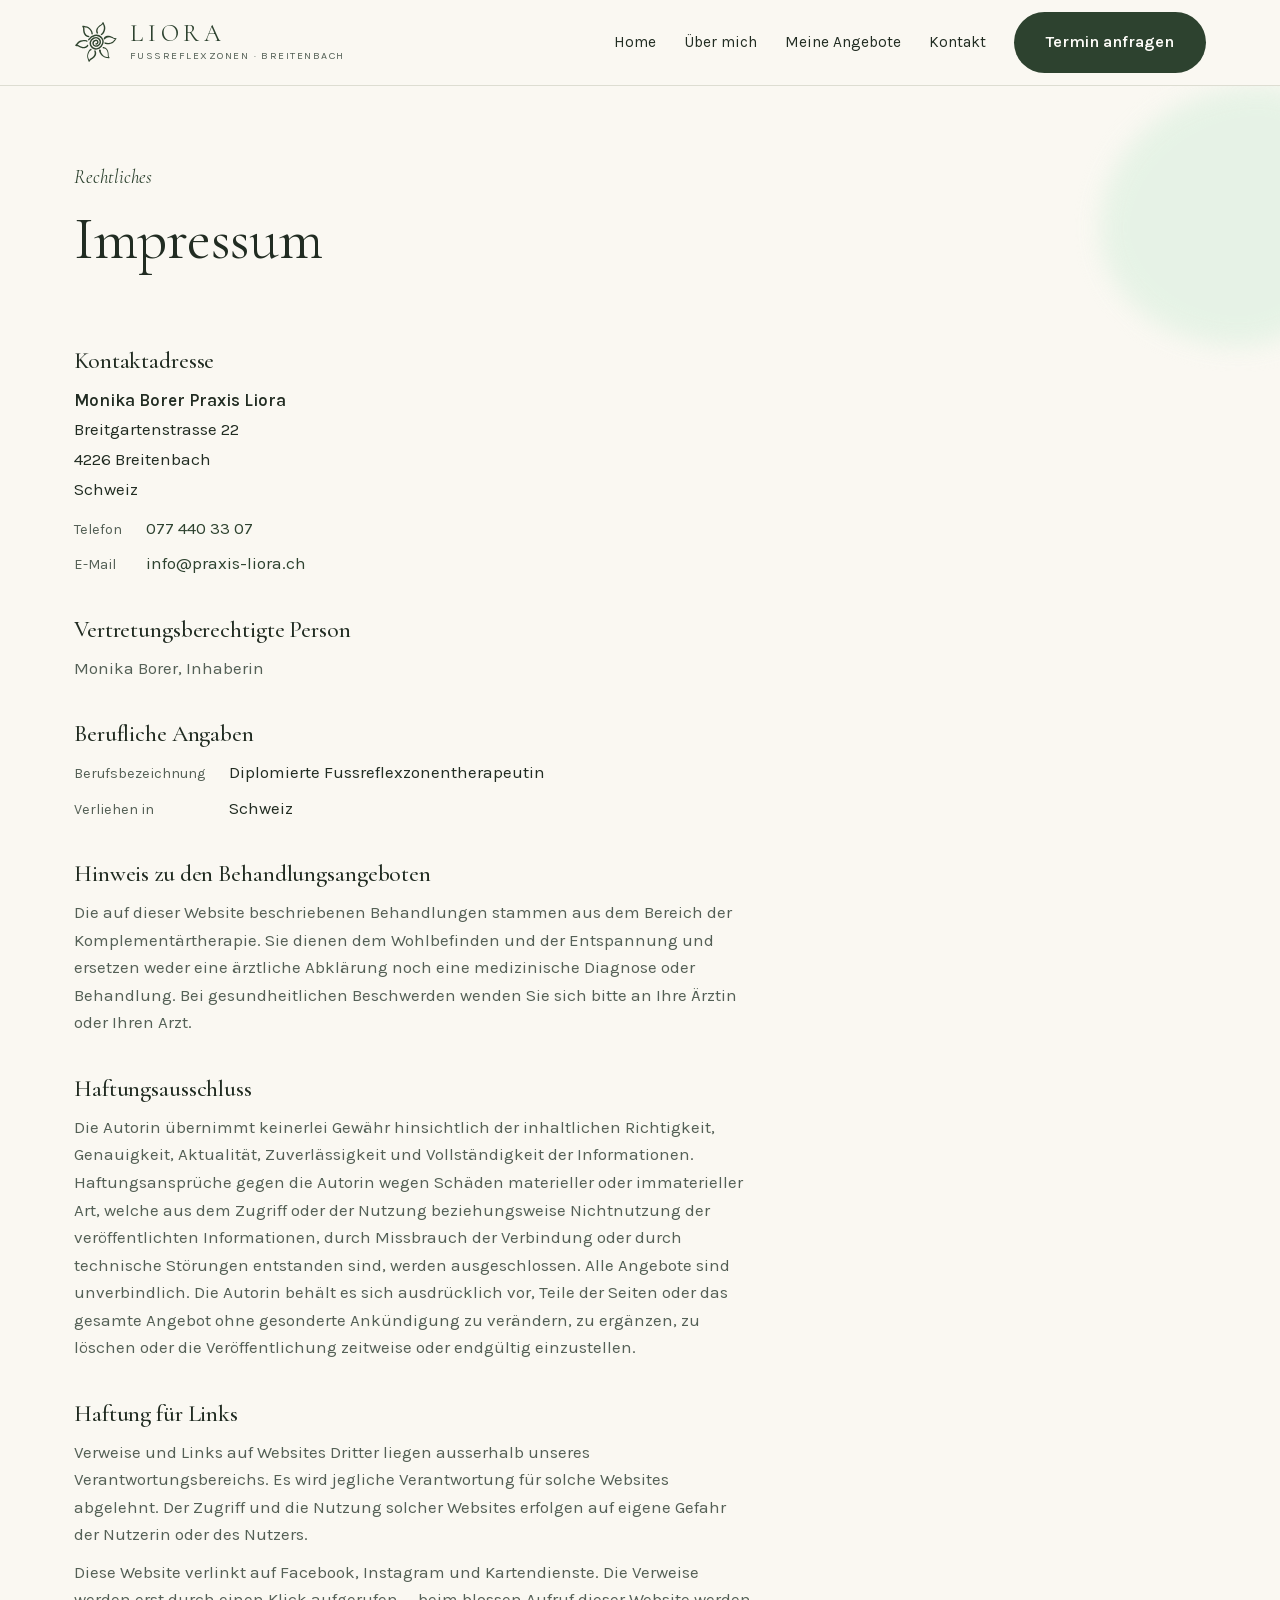
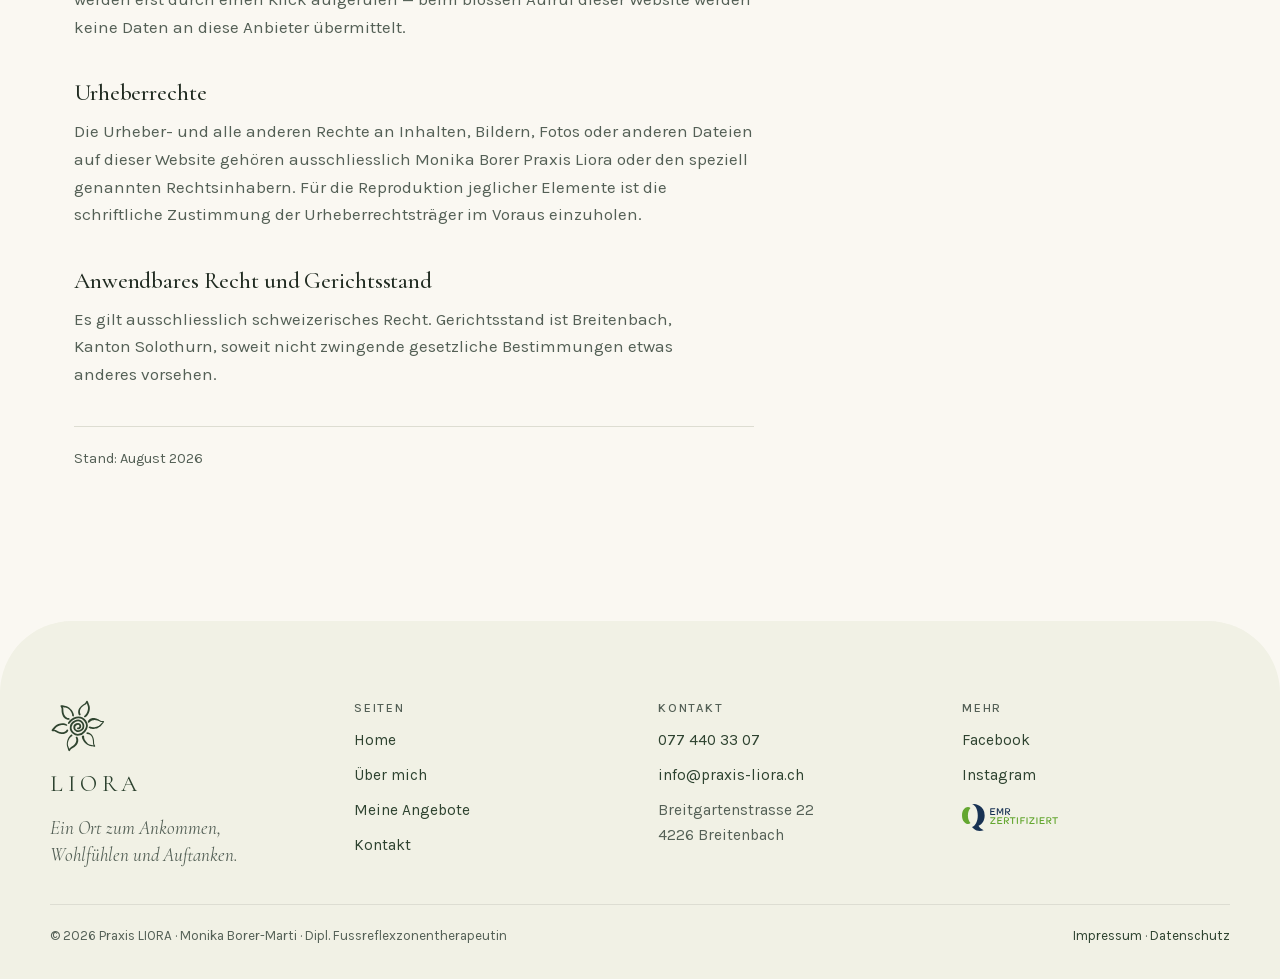
<file: impressum.html>
<!DOCTYPE html>
<html lang="de-CH" class="no-js">
<head>
<meta charset="utf-8">
<meta name="viewport" content="width=device-width, initial-scale=1">
<title>Impressum · Praxis LIORA</title>
<meta name="description" content="Impressum der Praxis LIORA, Monika Borer-Marti, Breitgartenstrasse 22, 4226 Breitenbach.">
<link rel="canonical" href="https://www.praxis-liora.ch/impressum.html">
<meta name="theme-color" content="#faf8f2">
<link rel="icon" href="assets/img/logo-liora.svg" type="image/svg+xml">
<link rel="apple-touch-icon" href="assets/img/logo-liora.svg">

<link rel="preload" as="font" type="font/woff2" href="assets/fonts/cormorant-garamond-400-latin.woff2" crossorigin>
<link rel="preload" as="font" type="font/woff2" href="assets/fonts/karla-400-latin.woff2" crossorigin>
<link rel="stylesheet" href="assets/css/fonts.css">
<link rel="stylesheet" href="assets/css/styles.css">
<script>document.documentElement.classList.remove('no-js');</script>
<script defer src="assets/js/main.js"></script>
</head>
<body>
<a class="skip-link" href="#inhalt">Zum Inhalt springen</a>

<header class="site-header">
  <div class="site-header__bar">
    <a class="brand" href="index.html" aria-label="Praxis LIORA — zur Startseite">
      <img src="assets/img/logo-liora.svg" alt="" width="44" height="44">
      <span>
        <span class="brand__name">LIORA</span>
        <span class="brand__tag">Fussreflexzonen · Breitenbach</span>
      </span>
    </a>

    <button class="nav-toggle" type="button" aria-expanded="false" aria-controls="hauptnavigation" aria-label="Menü öffnen">
      <span></span><span></span><span></span>
    </button>

    <nav class="site-nav" id="hauptnavigation" aria-label="Hauptnavigation">
      <a class="nav-link" href="index.html">Home</a>
      <a class="nav-link" href="ueber-mich.html">Über mich</a>
      <a class="nav-link" href="angebote.html">Meine Angebote</a>
      <a class="nav-link" href="kontakt.html">Kontakt</a>
      <a class="btn btn--primary" href="kontakt.html">Termin anfragen</a>
    </nav>
  </div>
</header>

<main id="inhalt" class="page-enter">

  <section class="section section--tight">
    <span class="blob" style="top:0;right:-80px;width:260px;height:260px" aria-hidden="true"></span>
    <div class="wrap">
      <div class="stack" style="gap:16px;max-width:68ch">
        <span class="eyebrow">Rechtliches</span>
        <h1 class="title">Impressum</h1>
      </div>
    </div>
  </section>

  <section class="section section--flush-top">
    <div class="wrap">
      <div class="legal">

        <section>
          <h2>Kontaktadresse</h2>
          <address>
            <strong>Monika Borer Praxis Liora</strong><br>
            Breitgartenstrasse 22<br>
            4226 Breitenbach<br>
            Schweiz
          </address>
          <dl>
            <dt>Telefon</dt>
            <dd><a href="tel:+41774403307">077 440 33 07</a></dd>
            <dt>E-Mail</dt>
            <dd><a href="mailto:info@praxis-liora.ch">info@praxis-liora.ch</a></dd>
          </dl>
        </section>

        <section>
          <h2>Vertretungsberechtigte Person</h2>
          <p>Monika Borer, Inhaberin</p>
        </section>

        <section>
          <h2>Berufliche Angaben</h2>
          <dl>
            <dt>Berufsbezeichnung</dt>
            <dd>Diplomierte Fussreflexzonentherapeutin</dd>
            <dt>Verliehen in</dt>
            <dd>Schweiz</dd>
          </dl>
          <!-- AUSSTEHEND — sobald von der Kundin bestaetigt hier ergaenzen:
               <dt>EMR-Registrierungsnummer</dt><dd>…</dd>
               <dt>Kantonale Bewilligung</dt><dd>… (Kanton Solothurn)</dd>
               <dt>Verbandsmitgliedschaft</dt><dd>…</dd>
               <dt>Unternehmens-Identifikationsnummer</dt><dd>CHE-…</dd>
               Siehe NOTIZEN.md. -->
        </section>

        <section>
          <h2>Hinweis zu den Behandlungsangeboten</h2>
          <p>Die auf dieser Website beschriebenen Behandlungen stammen aus dem Bereich
          der Komplementärtherapie. Sie dienen dem Wohlbefinden und der Entspannung und
          ersetzen weder eine ärztliche Abklärung noch eine medizinische Diagnose oder
          Behandlung. Bei gesundheitlichen Beschwerden wenden Sie sich bitte an Ihre
          Ärztin oder Ihren Arzt.</p>
        </section>

        <section>
          <h2>Haftungsausschluss</h2>
          <p>Die Autorin übernimmt keinerlei Gewähr hinsichtlich der inhaltlichen
          Richtigkeit, Genauigkeit, Aktualität, Zuverlässigkeit und Vollständigkeit
          der Informationen. Haftungsansprüche gegen die Autorin wegen Schäden
          materieller oder immaterieller Art, welche aus dem Zugriff oder der Nutzung
          beziehungsweise Nichtnutzung der veröffentlichten Informationen, durch
          Missbrauch der Verbindung oder durch technische Störungen entstanden sind,
          werden ausgeschlossen. Alle Angebote sind unverbindlich. Die Autorin behält
          es sich ausdrücklich vor, Teile der Seiten oder das gesamte Angebot ohne
          gesonderte Ankündigung zu verändern, zu ergänzen, zu löschen oder die
          Veröffentlichung zeitweise oder endgültig einzustellen.</p>
        </section>

        <section>
          <h2>Haftung für Links</h2>
          <p>Verweise und Links auf Websites Dritter liegen ausserhalb unseres
          Verantwortungsbereichs. Es wird jegliche Verantwortung für solche Websites
          abgelehnt. Der Zugriff und die Nutzung solcher Websites erfolgen auf eigene
          Gefahr der Nutzerin oder des Nutzers.</p>
          <p>Diese Website verlinkt auf Facebook, Instagram und Kartendienste. Die
          Verweise werden erst durch einen Klick aufgerufen — beim blossen Aufruf
          dieser Website werden keine Daten an diese Anbieter übermittelt.</p>
        </section>

        <section>
          <h2>Urheberrechte</h2>
          <p>Die Urheber- und alle anderen Rechte an Inhalten, Bildern, Fotos oder
          anderen Dateien auf dieser Website gehören ausschliesslich Monika Borer
          Praxis Liora oder den speziell genannten Rechtsinhabern. Für die
          Reproduktion jeglicher Elemente ist die schriftliche Zustimmung der
          Urheberrechtsträger im Voraus einzuholen.</p>
        </section>

        <section>
          <h2>Anwendbares Recht und Gerichtsstand</h2>
          <p>Es gilt ausschliesslich schweizerisches Recht. Gerichtsstand ist
          Breitenbach, Kanton Solothurn, soweit nicht zwingende gesetzliche
          Bestimmungen etwas anderes vorsehen.</p>
        </section>

        <p class="stand">Stand: August 2026</p>

      </div>
    </div>
  </section>

</main>

<footer class="site-footer">
  <div class="site-footer__grid">
    <div class="footer-brand">
      <img src="assets/img/logo-liora.svg" alt="" width="56" height="56">
      <span class="footer-brand__name">LIORA</span>
      <span class="footer-brand__claim">Ein Ort zum Ankommen, Wohlfühlen und Auftanken.</span>
    </div>
    <nav class="footer-col" aria-label="Fusszeilen-Navigation">
      <h2>Seiten</h2>
      <a href="index.html">Home</a>
      <a href="ueber-mich.html">Über mich</a>
      <a href="angebote.html">Meine Angebote</a>
      <a href="kontakt.html">Kontakt</a>
    </nav>
    <div class="footer-col">
      <h2>Kontakt</h2>
      <a href="tel:+41774403307">077 440 33 07</a>
      <a href="mailto:info@praxis-liora.ch">info@praxis-liora.ch</a>
      <span style="color:var(--ink-soft)">Breitgartenstrasse 22<br>4226 Breitenbach</span>
    </div>
    <div class="footer-col">
      <h2>Mehr</h2>
      <a href="https://www.facebook.com/Praxis-LIORA-101033232305832" target="_blank" rel="noopener">Facebook</a>
      <a href="https://www.instagram.com/praxisliora" target="_blank" rel="noopener">Instagram</a>
      <img class="emr" src="assets/img/emr-zertifiziert.svg" alt="EMR zertifiziert" width="96" height="27">
    </div>
  </div>
  <div class="site-footer__base">
    <span>© 2026 Praxis LIORA · Monika Borer-Marti · Dipl. Fussreflexzonentherapeutin</span>
    <span><a href="impressum.html">Impressum</a> · <a href="datenschutz.html">Datenschutz</a></span>
  </div>
</footer>
</body>
</html>
</file>
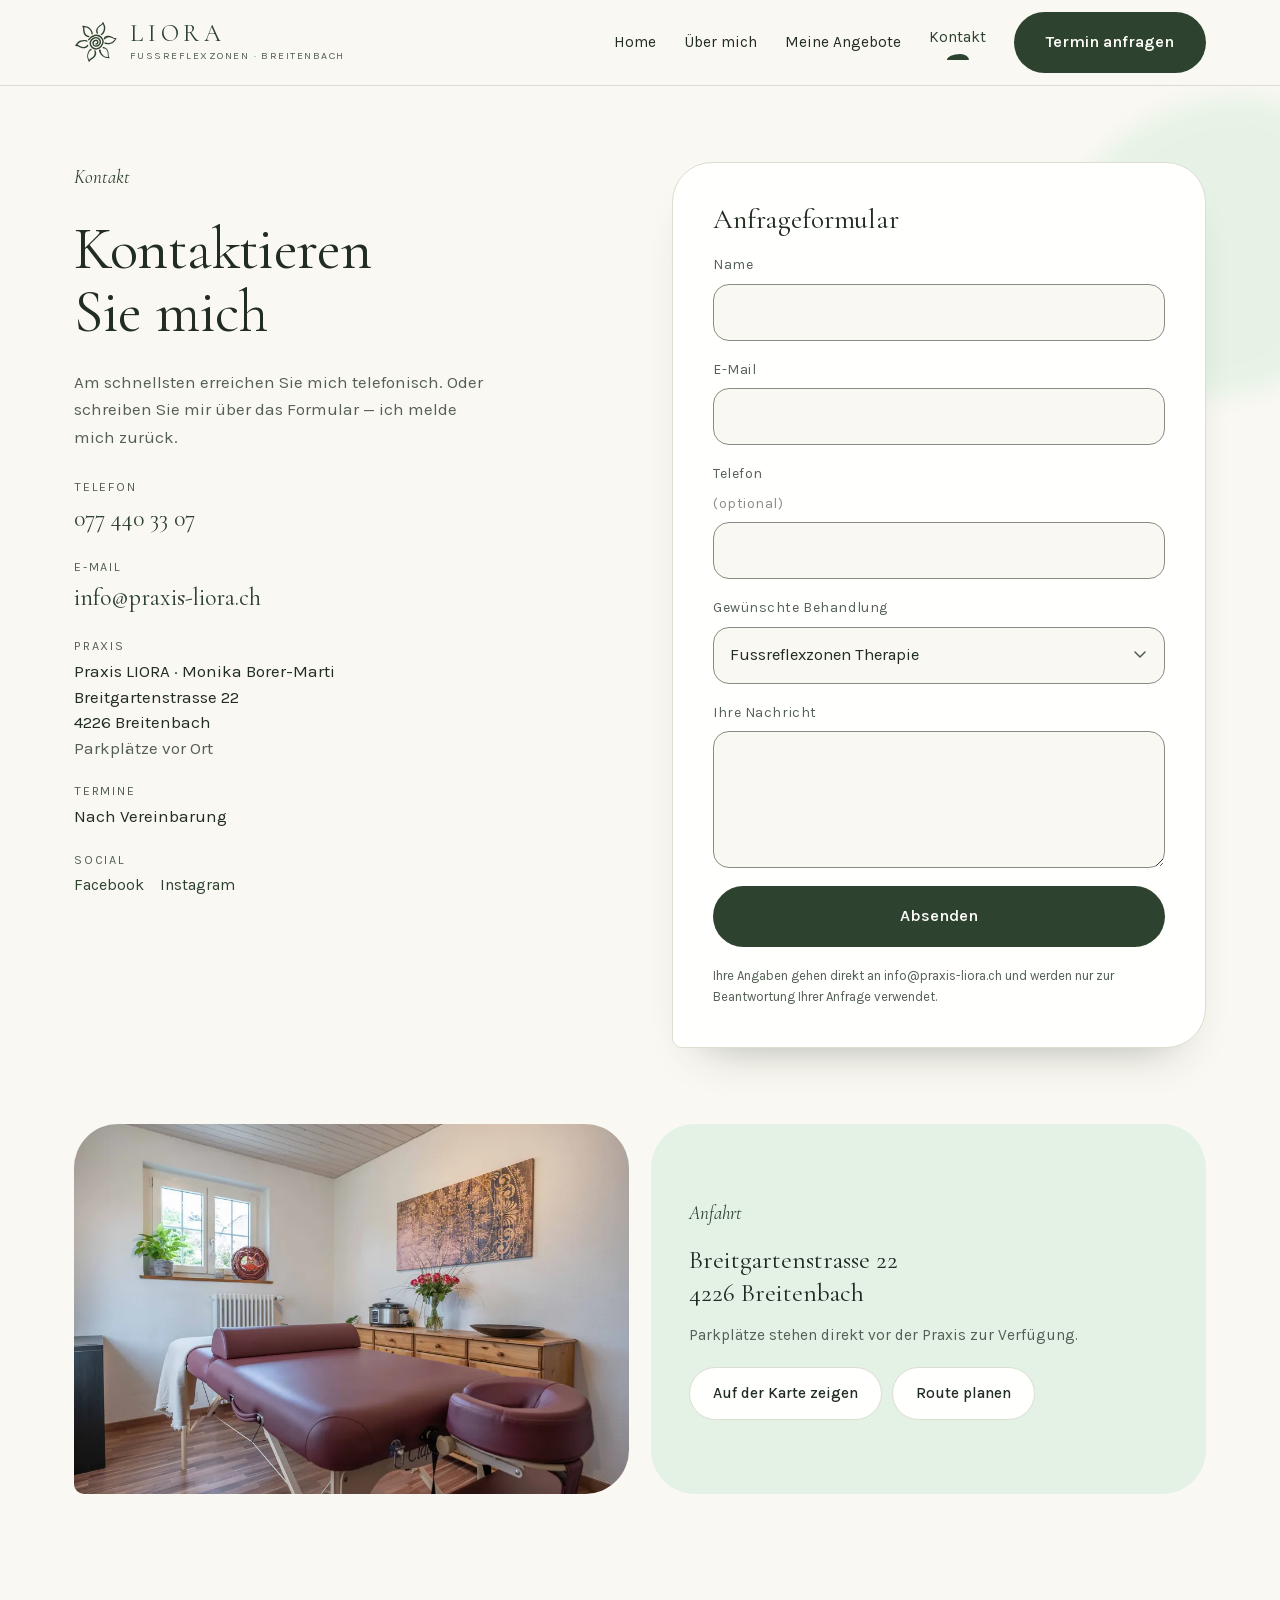
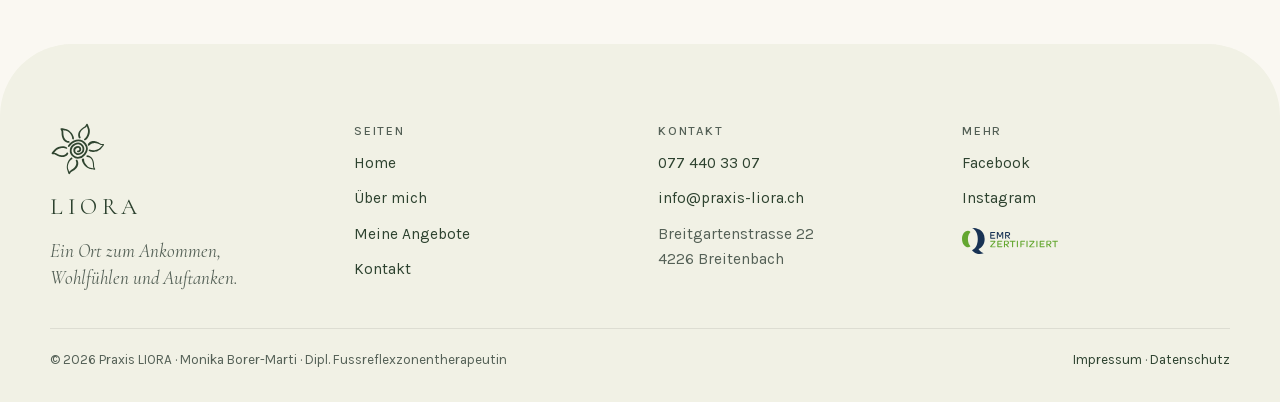
<file: kontakt.html>
<!DOCTYPE html>
<html lang="de-CH" class="no-js">
<head>
<meta charset="utf-8">
<meta name="viewport" content="width=device-width, initial-scale=1">
<title>Kontakt &amp; Terminanfrage · Praxis LIORA Breitenbach</title>
<meta name="description" content="Praxis LIORA, Breitgartenstrasse 22, 4226 Breitenbach. Telefon 077 440 33 07, info@praxis-liora.ch. Termine nach Vereinbarung, Parkplätze vor Ort.">
<link rel="canonical" href="https://www.praxis-liora.ch/kontakt.html">
<meta name="theme-color" content="#faf8f2">
<link rel="icon" href="assets/img/logo-liora.svg" type="image/svg+xml">
<link rel="apple-touch-icon" href="assets/img/logo-liora.svg">

<meta property="og:type" content="website">
<meta property="og:locale" content="de_CH">
<meta property="og:site_name" content="Praxis LIORA">
<meta property="og:title" content="Kontakt &amp; Terminanfrage · Praxis LIORA Breitenbach">
<meta property="og:description" content="Breitgartenstrasse 22, 4226 Breitenbach · 077 440 33 07 · Termine nach Vereinbarung.">
<meta property="og:url" content="https://www.praxis-liora.ch/kontakt.html">
<meta property="og:image" content="https://www.praxis-liora.ch/assets/img/praxis-liora-1440.webp">
<meta name="twitter:card" content="summary_large_image">

<link rel="preload" as="font" type="font/woff2" href="assets/fonts/cormorant-garamond-400-latin.woff2" crossorigin>
<link rel="preload" as="font" type="font/woff2" href="assets/fonts/karla-400-latin.woff2" crossorigin>
<link rel="stylesheet" href="assets/css/fonts.css">
<link rel="stylesheet" href="assets/css/styles.css">
<script>document.documentElement.classList.remove('no-js');</script>
<script defer src="assets/js/main.js"></script>
</head>
<body>
<a class="skip-link" href="#inhalt">Zum Inhalt springen</a>

<header class="site-header">
  <div class="site-header__bar">
    <a class="brand" href="index.html" aria-label="Praxis LIORA — zur Startseite">
      <img src="assets/img/logo-liora.svg" alt="" width="44" height="44">
      <span>
        <span class="brand__name">LIORA</span>
        <span class="brand__tag">Fussreflexzonen · Breitenbach</span>
      </span>
    </a>

    <button class="nav-toggle" type="button" aria-expanded="false" aria-controls="hauptnavigation" aria-label="Menü öffnen">
      <span></span><span></span><span></span>
    </button>

    <nav class="site-nav" id="hauptnavigation" aria-label="Hauptnavigation">
      <a class="nav-link" href="index.html">Home</a>
      <a class="nav-link" href="ueber-mich.html">Über mich</a>
      <a class="nav-link" href="angebote.html">Meine Angebote</a>
      <a class="nav-link" href="kontakt.html" aria-current="page">Kontakt</a>
      <a class="btn btn--primary" href="kontakt.html">Termin anfragen</a>
    </nav>
  </div>
</header>

<main id="inhalt" class="page-enter">

  <section class="section section--tight">
    <span class="blob" style="top:10px;right:-80px;width:300px;height:300px" aria-hidden="true"></span>
    <div class="wrap split split--top">

      <div class="stack" style="gap:26px">
        <span class="eyebrow">Kontakt</span>
        <h1 class="title">Kontaktieren<br>Sie mich</h1>
        <p class="prose" style="max-width:42ch">Am schnellsten erreichen Sie mich telefonisch. Oder schreiben Sie mir über das Formular — ich melde mich zurück.</p>

        <dl class="contact-list">
          <div>
            <dt>Telefon</dt>
            <dd class="big"><a href="tel:+41774403307">077 440 33 07</a></dd>
          </div>
          <div>
            <dt>E-Mail</dt>
            <dd class="big"><a href="mailto:info@praxis-liora.ch">info@praxis-liora.ch</a></dd>
          </div>
          <div>
            <dt>Praxis</dt>
            <dd>Praxis LIORA · Monika Borer-Marti<br>Breitgartenstrasse 22<br>4226 Breitenbach<br><span style="color:var(--ink-soft)">Parkplätze vor Ort</span></dd>
          </div>
          <div>
            <dt>Termine</dt>
            <dd>Nach Vereinbarung</dd>
          </div>
          <div>
            <dt>Social</dt>
            <dd class="row">
              <a href="https://www.facebook.com/Praxis-LIORA-101033232305832" target="_blank" rel="noopener">Facebook</a>
              <a href="https://www.instagram.com/praxisliora" target="_blank" rel="noopener">Instagram</a>
            </dd>
          </div>
        </dl>
      </div>

      <div class="form-card">
        <form class="form" id="kontaktformular" method="POST"
              action="https://formspree.io/f/xqerreey">
          <h2 class="heading heading--xs">Anfrageformular</h2>

          <!-- Betreff der Benachrichtigung; sonst kommt bei jeder Anfrage
               dieselbe generische Zeile im Postfach an. -->
          <input type="hidden" name="_subject" value="Neue Terminanfrage über praxis-liora.ch">

          <div class="form__status form__status--error" role="alert" hidden>
            <span class="form__status-text"></span>
          </div>

          <label class="field">Name
            <input class="input" type="text" name="name" required autocomplete="name" maxlength="120">
            <span class="field__error"></span>
          </label>

          <label class="field">E-Mail
            <input class="input" type="email" name="email" required autocomplete="email" maxlength="180">
            <span class="field__error"></span>
          </label>

          <label class="field">Telefon <span class="opt">(optional)</span>
            <input class="input" type="tel" name="tel" autocomplete="tel" maxlength="40">
            <span class="field__error"></span>
          </label>

          <label class="field" for="behandlung">Gewünschte Behandlung
            <select class="input" id="behandlung" name="behandlung">
              <option>Fussreflexzonen Therapie</option>
              <option>Fussreflexzonen Massage</option>
              <option>Hot Stone Massage</option>
              <option>Kinder Fussreflexzonen Therapie</option>
              <option>Reflexzonen Therapie</option>
              <option>Ohr Akupressur</option>
              <option>Ich bin mir noch nicht sicher</option>
            </select>
          </label>

          <label class="field">Ihre Nachricht
            <textarea class="input" name="nachricht" rows="4" maxlength="2000"></textarea>
            <span class="field__error"></span>
          </label>

          <div class="honeypot" aria-hidden="true">
            <label>Bitte dieses Feld leer lassen
              <input type="text" name="_gotcha" tabindex="-1" autocomplete="off">
            </label>
          </div>

          <button class="btn btn--primary" type="submit">Absenden</button>
          <p class="form__note">Ihre Angaben gehen direkt an info@praxis-liora.ch und werden nur zur Beantwortung Ihrer Anfrage verwendet.</p>
        </form>

        <div class="form-success" id="formular-danke" tabindex="-1" role="status" hidden>
          <h2 class="heading heading--xs">Danke für Ihre Anfrage</h2>
          <p class="prose">Ich melde mich so schnell wie möglich bei Ihnen. Bei Dringendem erreichen Sie mich unter <a href="tel:+41774403307">077 440 33 07</a>.</p>
          <button class="btn btn--ghost btn--sm" type="button" id="formular-neu" style="align-self:flex-start">Neue Anfrage</button>
        </div>
      </div>

    </div>
  </section>

  <section class="section section--flush-top">
    <div class="wrap">
      <div class="split" style="gap:22px;align-items:stretch">
        <picture>
          <source type="image/webp" sizes="(min-width:960px) 555px, calc(100vw - 48px)"
            srcset="assets/img/praxis-liora-480.webp 480w, assets/img/praxis-liora-960.webp 960w, assets/img/praxis-liora-1440.webp 1440w">
          <img src="assets/img/praxis-liora-960.jpg" width="960" height="640" loading="lazy" decoding="async"
            alt="Praxisraum der Praxis LIORA mit Blumen"
            style="width:100%;height:100%;min-height:260px;object-fit:cover;border-radius:clamp(28px,4vw,44px) clamp(28px,4vw,44px) clamp(28px,4vw,44px) 10px">
        </picture>

        <div class="anfahrt">
          <span class="eyebrow">Anfahrt</span>
          <p class="anfahrt__adresse">Breitgartenstrasse 22<br>4226 Breitenbach</p>
          <p class="prose" style="font-size:15.5px">Parkplätze stehen direkt vor der Praxis zur Verfügung.</p>
          <div class="anfahrt__links">
            <a class="btn btn--ghost btn--sm" href="https://www.openstreetmap.org/search?query=Breitgartenstrasse%2022%2C%204226%20Breitenbach" target="_blank" rel="noopener">Auf der Karte zeigen</a>
            <a class="btn btn--ghost btn--sm" href="https://www.google.com/maps/dir/?api=1&amp;destination=Breitgartenstrasse+22%2C+4226+Breitenbach" target="_blank" rel="noopener">Route planen</a>
          </div>
        </div>
      </div>
    </div>
  </section>

</main>

<footer class="site-footer">
  <div class="site-footer__grid">
    <div class="footer-brand">
      <img src="assets/img/logo-liora.svg" alt="" width="56" height="56">
      <span class="footer-brand__name">LIORA</span>
      <span class="footer-brand__claim">Ein Ort zum Ankommen, Wohlfühlen und Auftanken.</span>
    </div>
    <nav class="footer-col" aria-label="Fusszeilen-Navigation">
      <h2>Seiten</h2>
      <a href="index.html">Home</a>
      <a href="ueber-mich.html">Über mich</a>
      <a href="angebote.html">Meine Angebote</a>
      <a href="kontakt.html">Kontakt</a>
    </nav>
    <div class="footer-col">
      <h2>Kontakt</h2>
      <a href="tel:+41774403307">077 440 33 07</a>
      <a href="mailto:info@praxis-liora.ch">info@praxis-liora.ch</a>
      <span style="color:var(--ink-soft)">Breitgartenstrasse 22<br>4226 Breitenbach</span>
    </div>
    <div class="footer-col">
      <h2>Mehr</h2>
      <a href="https://www.facebook.com/Praxis-LIORA-101033232305832" target="_blank" rel="noopener">Facebook</a>
      <a href="https://www.instagram.com/praxisliora" target="_blank" rel="noopener">Instagram</a>
      <img class="emr" src="assets/img/emr-zertifiziert.svg" alt="EMR zertifiziert" width="96" height="27">
    </div>
  </div>
  <div class="site-footer__base">
    <span>© 2026 Praxis LIORA · Monika Borer-Marti · Dipl. Fussreflexzonentherapeutin</span>
    <span><a href="impressum.html">Impressum</a> · <a href="datenschutz.html">Datenschutz</a></span>
  </div>
</footer>
</body>
</html>
</file>
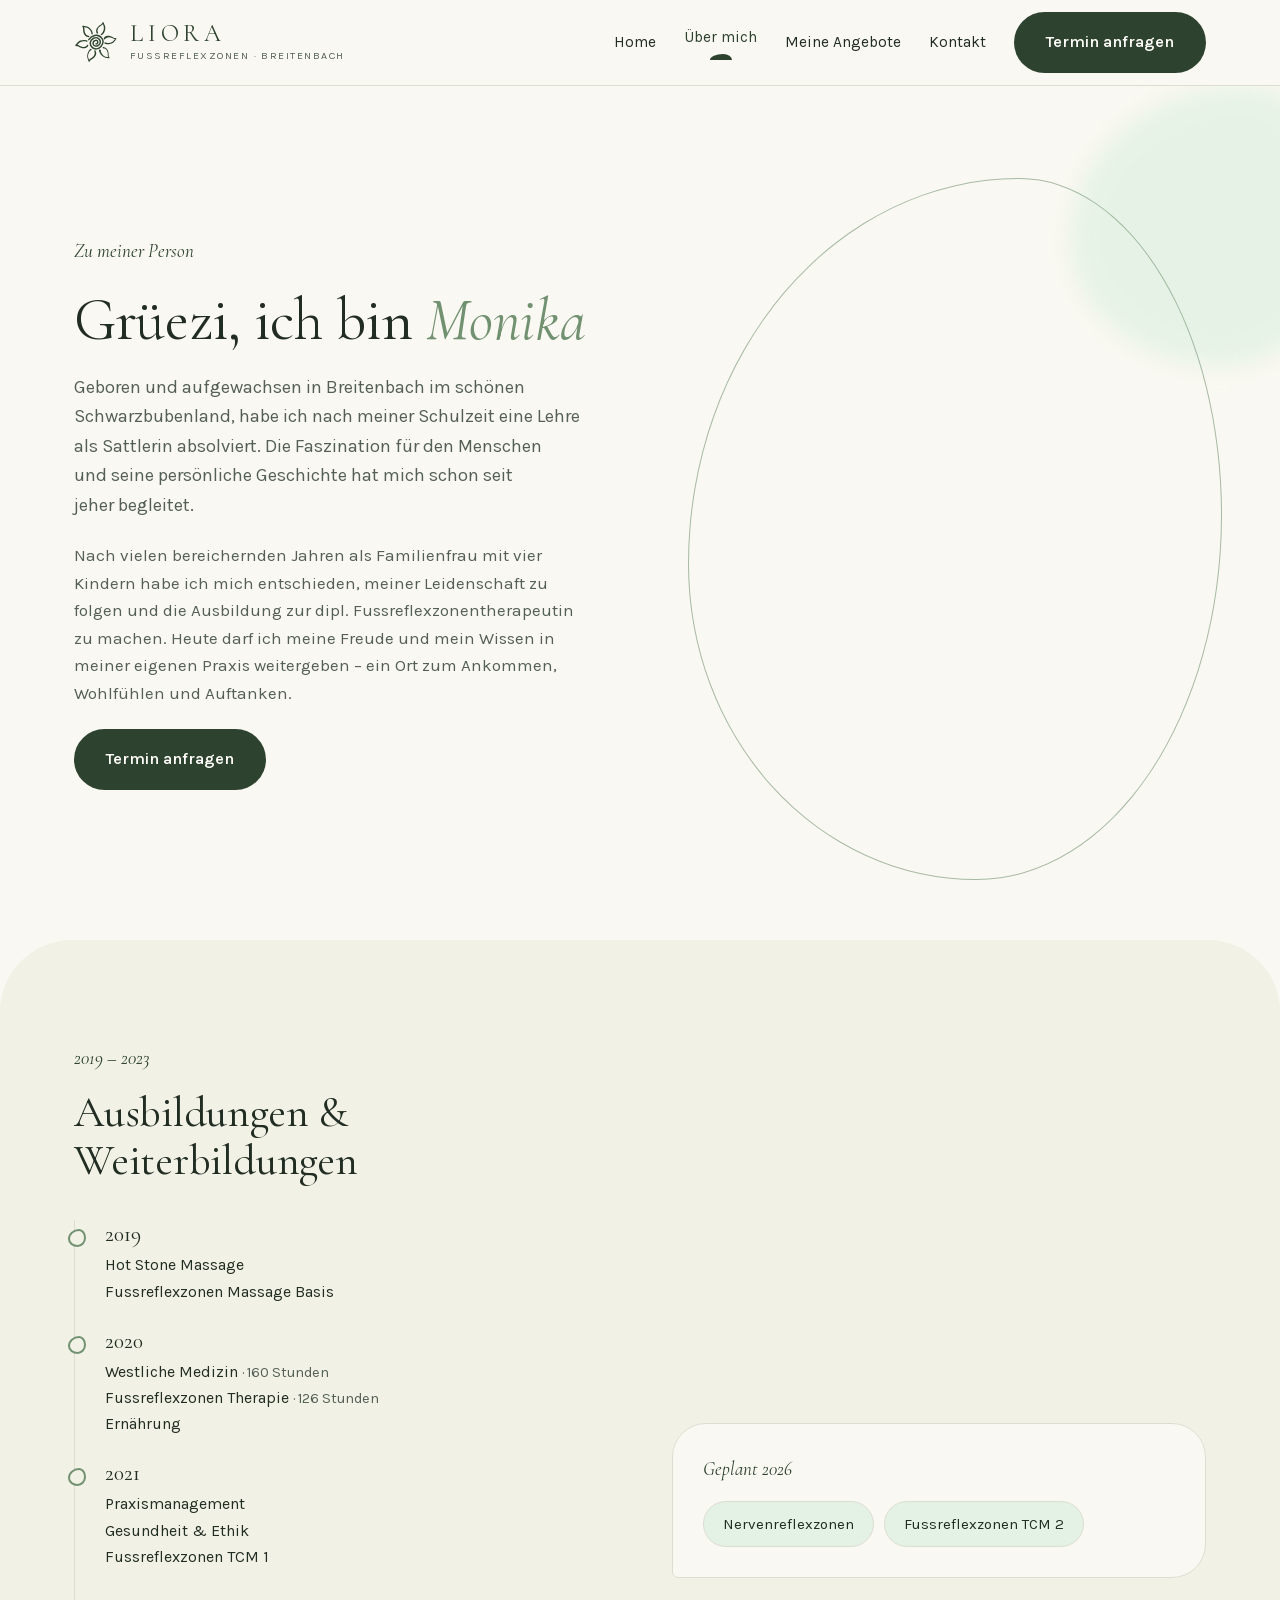
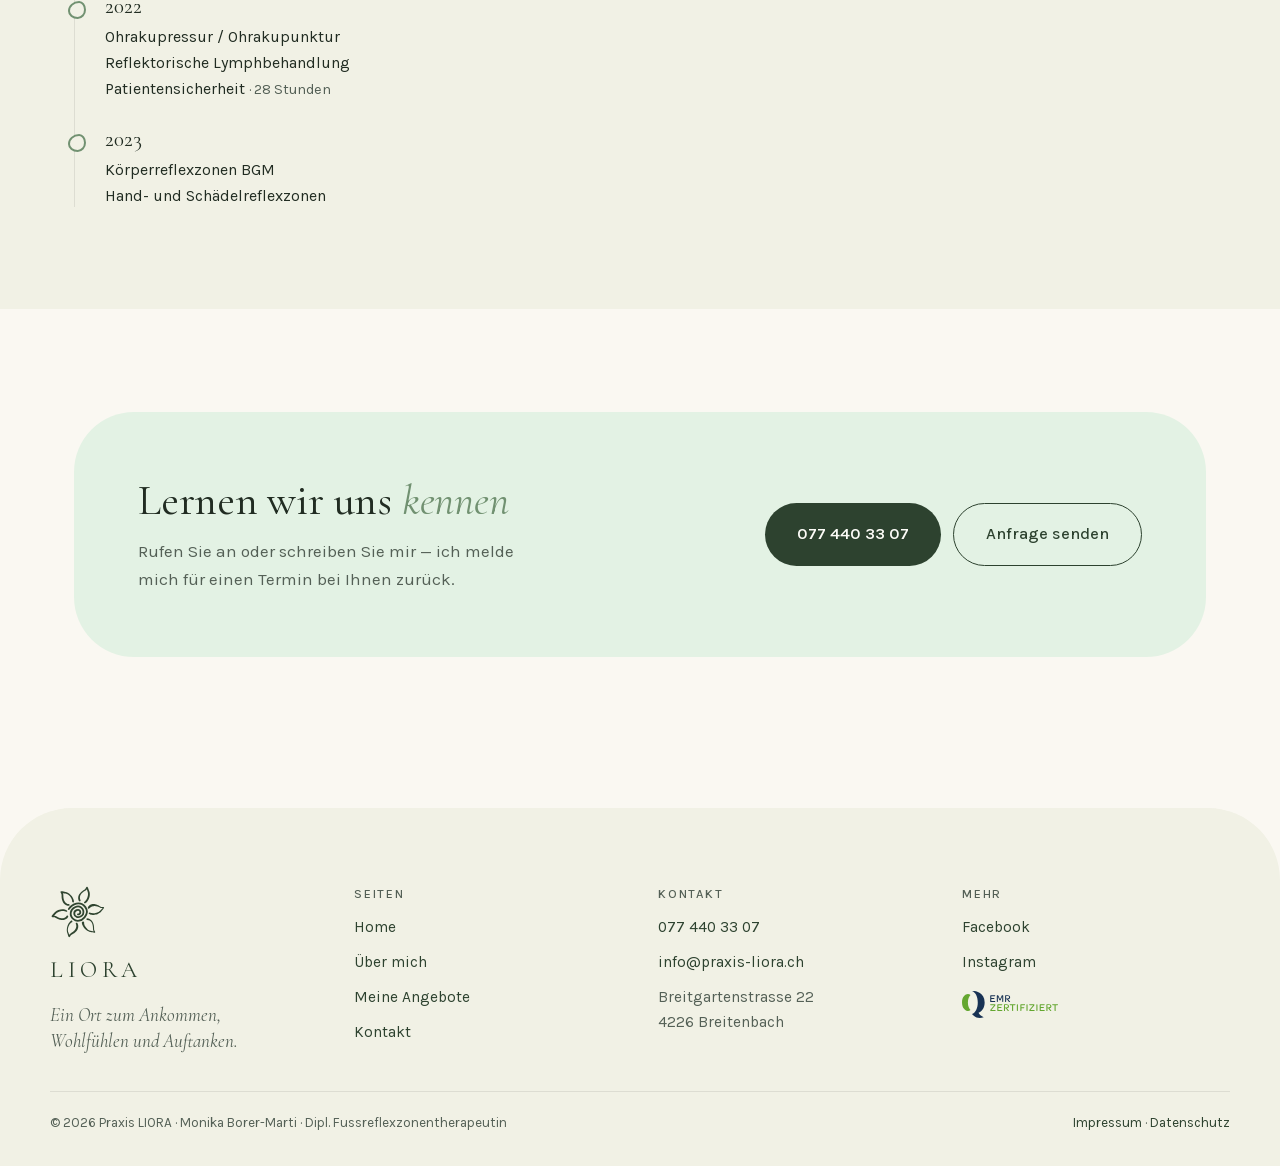
<file: ueber-mich.html>
<!DOCTYPE html>
<html lang="de-CH" class="no-js">
<head>
<meta charset="utf-8">
<meta name="viewport" content="width=device-width, initial-scale=1">
<title>Über mich · Monika Borer-Marti — Praxis LIORA</title>
<meta name="description" content="Monika Borer-Marti aus Breitenbach: vom Schwarzbubenland über die Sattlerlehre zur dipl. Fussreflexzonentherapeutin. Ausbildungen und Weiterbildungen 2019–2023.">
<link rel="canonical" href="https://www.praxis-liora.ch/ueber-mich.html">
<meta name="theme-color" content="#faf8f2">
<link rel="icon" href="assets/img/logo-liora.svg" type="image/svg+xml">
<link rel="apple-touch-icon" href="assets/img/logo-liora.svg">

<meta property="og:type" content="profile">
<meta property="og:locale" content="de_CH">
<meta property="og:site_name" content="Praxis LIORA">
<meta property="og:title" content="Über mich · Monika Borer-Marti — Praxis LIORA">
<meta property="og:description" content="Vom Schwarzbubenland über die Sattlerlehre zur dipl. Fussreflexzonentherapeutin.">
<meta property="og:url" content="https://www.praxis-liora.ch/ueber-mich.html">
<meta property="og:image" content="https://www.praxis-liora.ch/assets/img/monika-portraet-1440.webp">
<meta name="twitter:card" content="summary_large_image">

<link rel="preload" as="font" type="font/woff2" href="assets/fonts/cormorant-garamond-400-latin.woff2" crossorigin>
<link rel="preload" as="font" type="font/woff2" href="assets/fonts/karla-400-latin.woff2" crossorigin>
<link rel="stylesheet" href="assets/css/fonts.css">
<link rel="stylesheet" href="assets/css/styles.css">
<script>document.documentElement.classList.remove('no-js');</script>
<script defer src="assets/js/main.js"></script>
</head>
<body>
<a class="skip-link" href="#inhalt">Zum Inhalt springen</a>

<header class="site-header">
  <div class="site-header__bar">
    <a class="brand" href="index.html" aria-label="Praxis LIORA — zur Startseite">
      <img src="assets/img/logo-liora.svg" alt="" width="44" height="44">
      <span>
        <span class="brand__name">LIORA</span>
        <span class="brand__tag">Fussreflexzonen · Breitenbach</span>
      </span>
    </a>

    <button class="nav-toggle" type="button" aria-expanded="false" aria-controls="hauptnavigation" aria-label="Menü öffnen">
      <span></span><span></span><span></span>
    </button>

    <nav class="site-nav" id="hauptnavigation" aria-label="Hauptnavigation">
      <a class="nav-link" href="index.html">Home</a>
      <a class="nav-link" href="ueber-mich.html" aria-current="page">Über mich</a>
      <a class="nav-link" href="angebote.html">Meine Angebote</a>
      <a class="nav-link" href="kontakt.html">Kontakt</a>
      <a class="btn btn--primary" href="kontakt.html">Termin anfragen</a>
    </nav>
  </div>
</header>

<main id="inhalt" class="page-enter">

  <section class="section section--tight">
    <span class="blob" style="top:0;right:-70px;width:280px;height:280px" aria-hidden="true"></span>
    <div class="wrap split">
      <div class="stack" style="gap:22px">
        <span class="eyebrow">Zu meiner Person</span>
        <h1 class="title">Grüezi, ich bin <em class="accent-em">Monika</em></h1>
        <p class="lead" style="max-width:46ch;font-size:1.15rem">Geboren und aufgewachsen in Breitenbach im schönen Schwarzbubenland, habe ich nach meiner Schulzeit eine Lehre als Sattlerin absolviert. Die Faszination für den Menschen und seine persönliche Geschichte hat mich schon seit jeher begleitet.</p>
        <p class="prose">Nach vielen bereichernden Jahren als Familienfrau mit vier Kindern habe ich mich entschieden, meiner Leidenschaft zu folgen und die Ausbildung zur dipl. Fussreflexzonentherapeutin zu machen. Heute darf ich meine Freude und mein Wissen in meiner eigenen Praxis weitergeben – ein Ort zum Ankommen, Wohlfühlen und Auftanken.</p>
        <a class="btn btn--primary" href="kontakt.html" style="align-self:flex-start">Termin anfragen</a>
      </div>

      <div class="framed framed--tall">
        <picture>
          <source type="image/webp" sizes="(min-width:960px) 508px, calc(100vw - 76px)"
            srcset="assets/img/monika-strand-480.webp 480w, assets/img/monika-strand-960.webp 960w, assets/img/monika-strand-1440.webp 1440w, assets/img/monika-strand-1920.webp 1920w">
          <img src="assets/img/monika-strand-960.jpg" width="960" height="1344" fetchpriority="high" decoding="async"
            alt="Monika Borer-Marti am Meer">
        </picture>
      </div>
    </div>
  </section>

  <div class="band">
    <section class="section">
      <div class="wrap split split--top">
        <div class="stack" style="gap:36px">
          <div class="stack" style="gap:14px">
            <span class="eyebrow">2019 – 2023</span>
            <h2 class="heading heading--sm">Ausbildungen &amp; Weiterbildungen</h2>
          </div>

          <ol class="timeline">
            <li>
              <span class="timeline__title">2019</span>
              <ul class="timeline__items">
                <li>Hot Stone Massage</li>
                <li>Fussreflexzonen Massage Basis</li>
              </ul>
            </li>
            <li>
              <span class="timeline__title">2020</span>
              <ul class="timeline__items">
                <li>Westliche Medizin <span class="hours">· 160 Stunden</span></li>
                <li>Fussreflexzonen Therapie <span class="hours">· 126 Stunden</span></li>
                <li>Ernährung</li>
              </ul>
            </li>
            <li>
              <span class="timeline__title">2021</span>
              <ul class="timeline__items">
                <li>Praxismanagement</li>
                <li>Gesundheit &amp; Ethik</li>
                <li>Fussreflexzonen TCM 1</li>
              </ul>
            </li>
            <li>
              <span class="timeline__title">2022</span>
              <ul class="timeline__items">
                <li>Ohrakupressur / Ohrakupunktur</li>
                <li>Reflektorische Lymphbehandlung</li>
                <li>Patientensicherheit <span class="hours">· 28 Stunden</span></li>
              </ul>
            </li>
            <li>
              <span class="timeline__title">2023</span>
              <ul class="timeline__items">
                <li>Körperreflexzonen BGM</li>
                <li>Hand- und Schädelreflexzonen</li>
              </ul>
            </li>
          </ol>
        </div>

        <div class="aside-stack">
          <picture>
            <source type="image/webp" sizes="(min-width:960px) 508px, calc(100vw - 48px)"
              srcset="assets/img/zertifikate-480.webp 480w, assets/img/zertifikate-960.webp 960w, assets/img/zertifikate-1440.webp 1440w">
            <img class="aside-img" src="assets/img/zertifikate-960.jpg" width="960" height="640" loading="lazy" decoding="async"
              alt="Gerahmte Diplome und Zertifikate in der Praxis LIORA">
          </picture>

          <div class="panel">
            <span class="eyebrow">Geplant 2026</span>
            <ul class="chips">
              <li>Nervenreflexzonen</li>
              <li>Fussreflexzonen TCM 2</li>
            </ul>
          </div>
        </div>
      </div>
    </section>
  </div>

  <section class="section">
    <div class="wrap">
      <div class="cta">
        <div class="stack" style="gap:14px">
          <h2 class="heading heading--sm">Lernen wir uns <em class="accent-em">kennen</em></h2>
          <p class="prose" style="max-width:38ch">Rufen Sie an oder schreiben Sie mir — ich melde mich für einen Termin bei Ihnen zurück.</p>
        </div>
        <div class="cta__actions">
          <a class="btn btn--primary" href="tel:+41774403307">077 440 33 07</a>
          <a class="btn btn--outline" href="kontakt.html">Anfrage senden</a>
        </div>
      </div>
    </div>
  </section>

</main>

<footer class="site-footer">
  <div class="site-footer__grid">
    <div class="footer-brand">
      <img src="assets/img/logo-liora.svg" alt="" width="56" height="56">
      <span class="footer-brand__name">LIORA</span>
      <span class="footer-brand__claim">Ein Ort zum Ankommen, Wohlfühlen und Auftanken.</span>
    </div>
    <nav class="footer-col" aria-label="Fusszeilen-Navigation">
      <h2>Seiten</h2>
      <a href="index.html">Home</a>
      <a href="ueber-mich.html">Über mich</a>
      <a href="angebote.html">Meine Angebote</a>
      <a href="kontakt.html">Kontakt</a>
    </nav>
    <div class="footer-col">
      <h2>Kontakt</h2>
      <a href="tel:+41774403307">077 440 33 07</a>
      <a href="mailto:info@praxis-liora.ch">info@praxis-liora.ch</a>
      <span style="color:var(--ink-soft)">Breitgartenstrasse 22<br>4226 Breitenbach</span>
    </div>
    <div class="footer-col">
      <h2>Mehr</h2>
      <a href="https://www.facebook.com/Praxis-LIORA-101033232305832" target="_blank" rel="noopener">Facebook</a>
      <a href="https://www.instagram.com/praxisliora" target="_blank" rel="noopener">Instagram</a>
      <img class="emr" src="assets/img/emr-zertifiziert.svg" alt="EMR zertifiziert" width="96" height="27">
    </div>
  </div>
  <div class="site-footer__base">
    <span>© 2026 Praxis LIORA · Monika Borer-Marti · Dipl. Fussreflexzonentherapeutin</span>
    <span><a href="impressum.html">Impressum</a> · <a href="datenschutz.html">Datenschutz</a></span>
  </div>
</footer>
</body>
</html>
</file>
<file: assets/css/fonts.css>
/* Selbst gehostete Schriften — Cormorant Garamond & Karla (SIL Open Font License 1.1).
   Lokal eingebunden: keine Anfragen an Google, keine IP-Übermittlung an Dritte. */

@font-face{
  font-family:'Cormorant Garamond';
  font-style:italic;
  font-weight:400;
  font-display:swap;
  src:url('../fonts/cormorant-garamond-400-italic-latin-ext.woff2') format('woff2');
  unicode-range:U+0100-02BA, U+02BD-02C5, U+02C7-02CC, U+02CE-02D7, U+02DD-02FF, U+0304, U+0308, U+0329, U+1D00-1DBF, U+1E00-1E9F, U+1EF2-1EFF, U+2020, U+20A0-20AB, U+20AD-20C0, U+2113, U+2C60-2C7F, U+A720-A7FF;
}
@font-face{
  font-family:'Cormorant Garamond';
  font-style:italic;
  font-weight:400;
  font-display:swap;
  src:url('../fonts/cormorant-garamond-400-italic-latin.woff2') format('woff2');
  unicode-range:U+0000-00FF, U+0131, U+0152-0153, U+02BB-02BC, U+02C6, U+02DA, U+02DC, U+0304, U+0308, U+0329, U+2000-206F, U+20AC, U+2122, U+2191, U+2193, U+2212, U+2215, U+FEFF, U+FFFD;
}
@font-face{
  font-family:'Cormorant Garamond';
  font-style:italic;
  font-weight:500;
  font-display:swap;
  src:url('../fonts/cormorant-garamond-500-italic-latin-ext.woff2') format('woff2');
  unicode-range:U+0100-02BA, U+02BD-02C5, U+02C7-02CC, U+02CE-02D7, U+02DD-02FF, U+0304, U+0308, U+0329, U+1D00-1DBF, U+1E00-1E9F, U+1EF2-1EFF, U+2020, U+20A0-20AB, U+20AD-20C0, U+2113, U+2C60-2C7F, U+A720-A7FF;
}
@font-face{
  font-family:'Cormorant Garamond';
  font-style:italic;
  font-weight:500;
  font-display:swap;
  src:url('../fonts/cormorant-garamond-500-italic-latin.woff2') format('woff2');
  unicode-range:U+0000-00FF, U+0131, U+0152-0153, U+02BB-02BC, U+02C6, U+02DA, U+02DC, U+0304, U+0308, U+0329, U+2000-206F, U+20AC, U+2122, U+2191, U+2193, U+2212, U+2215, U+FEFF, U+FFFD;
}
@font-face{
  font-family:'Cormorant Garamond';
  font-style:normal;
  font-weight:400;
  font-display:swap;
  src:url('../fonts/cormorant-garamond-400-latin-ext.woff2') format('woff2');
  unicode-range:U+0100-02BA, U+02BD-02C5, U+02C7-02CC, U+02CE-02D7, U+02DD-02FF, U+0304, U+0308, U+0329, U+1D00-1DBF, U+1E00-1E9F, U+1EF2-1EFF, U+2020, U+20A0-20AB, U+20AD-20C0, U+2113, U+2C60-2C7F, U+A720-A7FF;
}
@font-face{
  font-family:'Cormorant Garamond';
  font-style:normal;
  font-weight:400;
  font-display:swap;
  src:url('../fonts/cormorant-garamond-400-latin.woff2') format('woff2');
  unicode-range:U+0000-00FF, U+0131, U+0152-0153, U+02BB-02BC, U+02C6, U+02DA, U+02DC, U+0304, U+0308, U+0329, U+2000-206F, U+20AC, U+2122, U+2191, U+2193, U+2212, U+2215, U+FEFF, U+FFFD;
}
@font-face{
  font-family:'Cormorant Garamond';
  font-style:normal;
  font-weight:500;
  font-display:swap;
  src:url('../fonts/cormorant-garamond-500-latin-ext.woff2') format('woff2');
  unicode-range:U+0100-02BA, U+02BD-02C5, U+02C7-02CC, U+02CE-02D7, U+02DD-02FF, U+0304, U+0308, U+0329, U+1D00-1DBF, U+1E00-1E9F, U+1EF2-1EFF, U+2020, U+20A0-20AB, U+20AD-20C0, U+2113, U+2C60-2C7F, U+A720-A7FF;
}
@font-face{
  font-family:'Cormorant Garamond';
  font-style:normal;
  font-weight:500;
  font-display:swap;
  src:url('../fonts/cormorant-garamond-500-latin.woff2') format('woff2');
  unicode-range:U+0000-00FF, U+0131, U+0152-0153, U+02BB-02BC, U+02C6, U+02DA, U+02DC, U+0304, U+0308, U+0329, U+2000-206F, U+20AC, U+2122, U+2191, U+2193, U+2212, U+2215, U+FEFF, U+FFFD;
}
@font-face{
  font-family:'Cormorant Garamond';
  font-style:normal;
  font-weight:600;
  font-display:swap;
  src:url('../fonts/cormorant-garamond-600-latin-ext.woff2') format('woff2');
  unicode-range:U+0100-02BA, U+02BD-02C5, U+02C7-02CC, U+02CE-02D7, U+02DD-02FF, U+0304, U+0308, U+0329, U+1D00-1DBF, U+1E00-1E9F, U+1EF2-1EFF, U+2020, U+20A0-20AB, U+20AD-20C0, U+2113, U+2C60-2C7F, U+A720-A7FF;
}
@font-face{
  font-family:'Cormorant Garamond';
  font-style:normal;
  font-weight:600;
  font-display:swap;
  src:url('../fonts/cormorant-garamond-600-latin.woff2') format('woff2');
  unicode-range:U+0000-00FF, U+0131, U+0152-0153, U+02BB-02BC, U+02C6, U+02DA, U+02DC, U+0304, U+0308, U+0329, U+2000-206F, U+20AC, U+2122, U+2191, U+2193, U+2212, U+2215, U+FEFF, U+FFFD;
}
@font-face{
  font-family:'Karla';
  font-style:normal;
  font-weight:400;
  font-display:swap;
  src:url('../fonts/karla-400-latin-ext.woff2') format('woff2');
  unicode-range:U+0100-02BA, U+02BD-02C5, U+02C7-02CC, U+02CE-02D7, U+02DD-02FF, U+0304, U+0308, U+0329, U+1D00-1DBF, U+1E00-1E9F, U+1EF2-1EFF, U+2020, U+20A0-20AB, U+20AD-20C0, U+2113, U+2C60-2C7F, U+A720-A7FF;
}
@font-face{
  font-family:'Karla';
  font-style:normal;
  font-weight:400;
  font-display:swap;
  src:url('../fonts/karla-400-latin.woff2') format('woff2');
  unicode-range:U+0000-00FF, U+0131, U+0152-0153, U+02BB-02BC, U+02C6, U+02DA, U+02DC, U+0304, U+0308, U+0329, U+2000-206F, U+20AC, U+2122, U+2191, U+2193, U+2212, U+2215, U+FEFF, U+FFFD;
}
@font-face{
  font-family:'Karla';
  font-style:normal;
  font-weight:500;
  font-display:swap;
  src:url('../fonts/karla-500-latin-ext.woff2') format('woff2');
  unicode-range:U+0100-02BA, U+02BD-02C5, U+02C7-02CC, U+02CE-02D7, U+02DD-02FF, U+0304, U+0308, U+0329, U+1D00-1DBF, U+1E00-1E9F, U+1EF2-1EFF, U+2020, U+20A0-20AB, U+20AD-20C0, U+2113, U+2C60-2C7F, U+A720-A7FF;
}
@font-face{
  font-family:'Karla';
  font-style:normal;
  font-weight:500;
  font-display:swap;
  src:url('../fonts/karla-500-latin.woff2') format('woff2');
  unicode-range:U+0000-00FF, U+0131, U+0152-0153, U+02BB-02BC, U+02C6, U+02DA, U+02DC, U+0304, U+0308, U+0329, U+2000-206F, U+20AC, U+2122, U+2191, U+2193, U+2212, U+2215, U+FEFF, U+FFFD;
}
@font-face{
  font-family:'Karla';
  font-style:normal;
  font-weight:600;
  font-display:swap;
  src:url('../fonts/karla-600-latin-ext.woff2') format('woff2');
  unicode-range:U+0100-02BA, U+02BD-02C5, U+02C7-02CC, U+02CE-02D7, U+02DD-02FF, U+0304, U+0308, U+0329, U+1D00-1DBF, U+1E00-1E9F, U+1EF2-1EFF, U+2020, U+20A0-20AB, U+20AD-20C0, U+2113, U+2C60-2C7F, U+A720-A7FF;
}
@font-face{
  font-family:'Karla';
  font-style:normal;
  font-weight:600;
  font-display:swap;
  src:url('../fonts/karla-600-latin.woff2') format('woff2');
  unicode-range:U+0000-00FF, U+0131, U+0152-0153, U+02BB-02BC, U+02C6, U+02DA, U+02DC, U+0304, U+0308, U+0329, U+2000-206F, U+20AC, U+2122, U+2191, U+2193, U+2212, U+2215, U+FEFF, U+FFFD;
}
</file>
<file: assets/css/styles.css>
/* ==========================================================================
   Praxis LIORA — Design-System
   Farben stammen aus der Design-Vorlage (OKLCH-Autorenwerte als Kommentar).
   Ausgeliefert wird Hex: Custom Properties kennen keinen sauberen OKLCH-
   Fallback — ein nicht unterstuetzter Wert macht die nutzende Regel ungueltig.
   ========================================================================== */

:root{
  --bg:#faf8f2;             /* oklch(0.98 0.009 92)  */
  --surface:#fffffd;        /* oklch(1 0.003 92)     */
  --surface-2:#f1f1e5;      /* oklch(0.955 0.016 108)*/
  --ink:#212c22;            /* oklch(0.28 0.024 148) */
  --ink-soft:#546056;       /* oklch(0.475 0.022 150)*/
  --line:#ddddd2;           /* oklch(0.895 0.016 110)*/
  --line-strong:#8b8c81;    /* 3:1 — Rahmen von Bedienelementen (WCAG 1.4.11) */
  --accent:#2d422f;         /* oklch(0.355 0.042 148)*/
  --accent-2:#719171;       /* 3.3:1 — nur Grossschrift und Dekor           */
  --accent-2-text:#547455;  /* 4.95:1 — Salbei in Fliesstextgroesse         */
  --accent-soft:#e3f2e4;    /* oklch(0.945 0.024 148)*/
  --accent-ink:#fdfcf8;     /* oklch(0.99 0.005 92)  */

  --shadow:0 26px 50px -34px rgba(27,46,30,0.45);
  --shadow-lifted:0 32px 60px -32px rgba(27,46,30,0.5);
  --blob:62% 38% 46% 54% / 55% 48% 52% 45%;
  --blob2:47% 53% 60% 40% / 45% 52% 48% 55%;

  --wrap:1180px;
  --gutter:24px;
  --serif:"Cormorant Garamond",Georgia,"Times New Roman",serif;
  --sans:Karla,system-ui,-apple-system,"Segoe UI",sans-serif;
  --ease:cubic-bezier(.22,.61,.36,1);
}

/* ── Reset & Basis ─────────────────────────────────────────────────────── */

*{box-sizing:border-box}
html{-webkit-text-size-adjust:100%}
@media (prefers-reduced-motion:no-preference){html{scroll-behavior:smooth}}

/* Die dekorativen Farbflaechen ragen bewusst ueber den Rand hinaus.
   Beschnitten wird auf beiden Ebenen — sonst waechst das Dokument und es
   entsteht seitliches Scrollen. `clip` bevorzugt: es macht das Element,
   anders als `hidden`, nicht zum Scrollcontainer (sticky bleibt heil). */
html,body{overflow-x:hidden}
@supports (overflow:clip){html,body{overflow-x:clip}}

body{
  margin:0;
  background:var(--bg);
  color:var(--ink);
  font-family:var(--sans);
  font-size:17px;
  line-height:1.62;
  -webkit-font-smoothing:antialiased;
  min-height:100vh;
}

/* height:auto ist zwingend: die width/height-Attribute der Bilder wirken sonst
   als feste CSS-Hoehe und setzen jedes aspect-ratio ausser Kraft. */
img{display:block;max-width:100%;height:auto}
button{font:inherit;color:inherit;background:none;border:0}
input,textarea,select{font:inherit;color:inherit}

h1,h2,h3{
  font-family:var(--serif);
  font-weight:500;
  margin:0;
  text-wrap:balance;
  letter-spacing:-0.005em;
}
p{margin:0;text-wrap:pretty}

a{color:var(--accent);text-decoration:none}
a:hover{
  color:var(--accent-2-text);
  text-decoration:underline;
  text-decoration-thickness:1px;
  text-underline-offset:3px;
}

:focus-visible{outline:2px solid var(--accent);outline-offset:3px;border-radius:6px}

/* Lange Wörter (z. B. „Fussreflexzonentherapeutin") nie überlaufen lassen */
h1,h2,h3,p,li,dd,figcaption,blockquote,label{overflow-wrap:break-word}

.skip-link{
  position:absolute;left:-9999px;top:0;z-index:100;
  background:var(--accent);color:var(--accent-ink);
  padding:14px 22px;border-radius:0 0 14px 0;font-weight:600;
}
.skip-link:focus{left:0;text-decoration:none;color:var(--accent-ink)}

.visually-hidden{
  position:absolute;width:1px;height:1px;padding:0;margin:-1px;
  overflow:hidden;clip:rect(0 0 0 0);white-space:nowrap;border:0;
}

/* ── Layout ───────────────────────────────────────────────────────────── */

.wrap{max-width:var(--wrap);margin:0 auto;padding-inline:var(--gutter)}
.section{padding-block:clamp(56px,8vw,104px);position:relative}
.section--tight{padding-block:clamp(40px,6vw,76px)}
.section--flush-top{padding-top:0}

/* Salbeifarbenes Band mit organisch gerundeter Oberkante */
.band{
  background:var(--surface-2);
  border-radius:clamp(32px,6vw,72px) clamp(32px,6vw,72px) 0 0;
}
.band--flat-bottom{border-radius:clamp(32px,6vw,72px) clamp(32px,6vw,72px) 0 0}

.split{
  display:grid;
  grid-template-columns:repeat(auto-fit,minmax(300px,1fr));
  gap:clamp(36px,5vw,68px);
  align-items:center;
}
.split--top{align-items:start}
.stack{display:flex;flex-direction:column}

/* Dekorative, driftende Farbflächen — rein visuell, nie klickbar */
.blob{
  position:absolute;
  border-radius:var(--blob);
  background:var(--accent-soft);
  filter:blur(12px);
  opacity:.85;
  pointer-events:none;
  z-index:0;
}
.blob--alt{border-radius:var(--blob2);background:var(--surface-2);filter:blur(14px)}
.section > .wrap{position:relative;z-index:1}

/* ── Typografie-Bausteine ─────────────────────────────────────────────── */

.eyebrow{
  font-family:var(--serif);
  font-style:italic;
  font-size:19px;
  color:var(--accent);
  display:block;
}
.eyebrow--rule{display:flex;align-items:center;gap:10px;font-size:20px}
.eyebrow--rule::before{content:"";width:26px;height:1px;background:var(--accent);flex:none}

.display{font-size:clamp(2.9rem,6.4vw,4.8rem);line-height:1.02;letter-spacing:-0.01em;font-weight:400}
.title{font-size:clamp(2.5rem,5vw,3.7rem);line-height:1.05;font-weight:400}
.heading{font-size:clamp(2.1rem,3.6vw,3rem);line-height:1.12;font-weight:400}
.heading--sm{font-size:clamp(2rem,3.4vw,2.7rem)}
/* Ueberschrift innerhalb einer Karte (Formular, Bestaetigung) — klar ueber dem
   Fliesstext, aber untergeordnet gegenueber den Abschnittstiteln. */
.heading--xs{font-size:1.75rem;line-height:1.2}

em.accent,.accent-em{font-style:italic;color:var(--accent-2);font-weight:inherit}

.lead{font-size:clamp(1.1rem,1.6vw,1.3rem);color:var(--ink-soft);line-height:1.6;max-width:36ch}
.prose{color:var(--ink-soft);max-width:50ch}
.role{
  font-size:14px;letter-spacing:.1em;text-transform:uppercase;
  color:var(--ink-soft);margin-top:-8px;
}
.label{font-size:12.5px;letter-spacing:.14em;text-transform:uppercase;color:var(--ink-soft)}

/* ── Buttons ──────────────────────────────────────────────────────────── */

.btn{
  display:inline-flex;align-items:center;justify-content:center;
  border-radius:999px;
  padding:17px 32px;
  font-size:16.5px;
  font-weight:500;
  min-height:52px;
  cursor:pointer;
  text-align:center;
  transition:transform .25s var(--ease),border-color .25s var(--ease),
             background-color .25s var(--ease),color .25s var(--ease),
             box-shadow .25s var(--ease);
}
.btn:hover{text-decoration:none}

.btn--primary{
  background:var(--accent);
  color:var(--accent-ink);
  font-weight:600;
  box-shadow:var(--shadow);
}
.btn--primary:hover{transform:translateY(-2px);box-shadow:var(--shadow-lifted);color:var(--accent-ink)}
.btn--primary:active{transform:translateY(0)}

.btn--ghost{border:1px solid var(--line);color:var(--ink);background:var(--bg)}
.btn--ghost:hover{border-color:var(--accent);color:var(--accent);transform:translateY(-2px)}
.btn--ghost:active{transform:translateY(0)}

.btn--outline{border:1px solid var(--accent);color:var(--accent);background:transparent}
.btn--outline:hover{background:var(--accent);color:var(--accent-ink)}

.btn--sm{padding:13px 23px;font-size:15.5px;min-height:46px}
.btn[disabled],.btn[aria-disabled="true"]{opacity:.6;cursor:not-allowed;transform:none;box-shadow:none}

/* ── Kopfzeile ────────────────────────────────────────────────────────── */

.site-header{
  position:sticky;top:0;z-index:40;
  background:var(--bg);
  border-bottom:1px solid var(--line);
}
.site-header__bar{
  max-width:var(--wrap);margin:0 auto;
  padding:12px var(--gutter);
  display:flex;align-items:center;justify-content:space-between;gap:24px;
}
.brand{display:flex;align-items:center;gap:12px;padding:4px 0}
.brand:hover{text-decoration:none}
.brand img{width:44px;height:44px;flex:none}
.brand__name{
  font-family:var(--serif);font-size:24px;letter-spacing:.2em;
  line-height:1.1;color:var(--accent);display:block;
}
.brand__tag{
  font-size:10.5px;letter-spacing:.14em;text-transform:uppercase;
  color:var(--ink-soft);display:block;
}

.site-nav{display:flex;align-items:center;gap:28px}
.nav-link{
  display:flex;flex-direction:column;align-items:center;gap:4px;
  font-size:15.5px;padding:6px 0;color:var(--ink);
}
.nav-link:hover{color:var(--accent-2-text);text-decoration:none}
/* Organischer Marker unter der aktiven Seite */
.nav-link[aria-current="page"]::after{
  content:"";display:block;width:22px;height:6px;
  border-radius:60% 40% 55% 45% / 100% 100% 0 0;
  background:var(--accent);
}
.nav-link[aria-current="page"]{color:var(--accent)}

.nav-toggle{
  display:none;
  cursor:pointer;
  width:48px;height:48px;
  flex-direction:column;align-items:center;justify-content:center;gap:5px;
  border:1px solid var(--line);border-radius:16px;
}
/* Der mittlere Balken ist verkuerzt und faehrt beim Darueberfahren aus.
   Ueber scaleX statt width: gleiche Wirkung, aber ohne Layout-Neuberechnung. */
.nav-toggle span{display:block;width:20px;height:2px;background:var(--ink);border-radius:2px;transition:transform .2s var(--ease)}
.nav-toggle span:nth-child(2){transform:scaleX(.7)}
.nav-toggle:hover span:nth-child(2){transform:scaleX(1)}

@media (max-width:959px){
  .site-nav{
    display:none;
    position:absolute;left:0;right:0;top:100%;
    flex-direction:column;align-items:stretch;gap:4px;
    background:var(--surface);
    border-top:1px solid var(--line);
    border-bottom:1px solid var(--line);
    padding:16px var(--gutter) 26px;
    box-shadow:var(--shadow);
  }
  .site-header[data-menu="open"] .site-nav{display:flex;animation:fadeUp .25s var(--ease)}
  .nav-toggle{display:flex}
  .nav-link{
    flex-direction:row;justify-content:flex-start;align-items:center;
    font-family:var(--serif);font-size:21px;
    padding:14px 4px;min-height:52px;
    border-bottom:1px solid var(--line);
  }
  .nav-link[aria-current="page"]::after{width:8px;height:8px;border-radius:50%;margin-left:4px}
  .site-nav .btn{margin-top:18px}
}

/* Ohne JavaScript ist der Umschalter wirkungslos — dann Navigation offen zeigen */
.no-js .nav-toggle{display:none}
@media (max-width:959px){
  .no-js .site-nav{display:flex;position:static;box-shadow:none;border-bottom:0;animation:none}
}

/* ── Hero ─────────────────────────────────────────────────────────────── */

.hero{padding-block:clamp(40px,6vw,84px) clamp(56px,7vw,100px)}
.hero__content{display:flex;flex-direction:column;gap:24px}
.hero__actions{display:flex;flex-wrap:wrap;gap:12px}
.hero__facts{
  display:flex;flex-wrap:wrap;gap:10px 20px;padding-top:8px;
  font-size:14.5px;color:var(--ink-soft);align-items:center;
}
.dot{width:5px;height:5px;border-radius:50%;background:var(--accent-2);flex:none}

/* Bild in organischer Form, mit versetzt nachgezeichneter Kontur */
.framed{position:relative;padding:14px}
.framed::before{
  content:"";position:absolute;inset:0;
  border-radius:var(--blob);
  border:1px solid var(--accent-2);
  opacity:.6;transform:translate(16px,16px);
}
.framed--alt::before{
  border:0;border-radius:var(--blob2);
  background:var(--accent-soft);transform:translate(-14px,14px);
}
.framed img{position:relative;width:100%;border-radius:var(--blob);object-fit:cover}
.framed--alt img{border-radius:var(--blob2)}
.framed--portrait img{aspect-ratio:4/5}
.framed--square img{aspect-ratio:1/1;object-position:50% 30%}
.framed--tall img{aspect-ratio:3/4;object-position:50% 35%}

/* ── Karten (Angebote) ────────────────────────────────────────────────── */

.grid-cards{
  display:grid;
  grid-template-columns:repeat(auto-fit,minmax(280px,1fr));
  gap:22px;
}
.grid-cards--wide{grid-template-columns:repeat(auto-fit,minmax(300px,1fr))}

.card{
  background:var(--bg);
  border:1px solid var(--line);
  border-radius:34px 34px 34px 6px;
  overflow:hidden;
  display:flex;flex-direction:column;
  box-shadow:var(--shadow);
  transition:transform .3s var(--ease),box-shadow .3s var(--ease);
  min-width:0;
}
.card:hover{transform:translateY(-5px);box-shadow:var(--shadow-lifted)}
.card--surface{background:var(--surface);border-radius:36px 36px 36px 8px}
.card__media{width:100%;aspect-ratio:16/10;object-fit:cover}
.card__body{padding:28px 30px 30px;display:flex;flex-direction:column;gap:14px;flex:1}
.card--surface .card__body{padding:28px 32px 32px;gap:16px}
.card__title{font-size:1.55rem;line-height:1.2;font-weight:500}
.card--surface .card__title{font-size:1.7rem;line-height:1.18}
.card__text{color:var(--ink-soft);font-size:15.5px;flex:1}
.card--surface .card__text{font-size:16px}
.card__meta{
  display:flex;align-items:center;gap:12px;
  padding-top:16px;border-top:1px solid var(--line);
}
.card__duration{font-size:14px;color:var(--ink-soft)}
.card__price{
  margin-left:auto;
  font-family:var(--serif);font-style:italic;font-size:1.35rem;color:var(--accent);
}
/* Kopfzeile der Detailkarte: Dauer links, Preis als Pille rechts */
.card__head{display:flex;align-items:center;justify-content:space-between;gap:12px}
.card__duration--caps{font-size:13px;letter-spacing:.12em;text-transform:uppercase}
.card__price--pill{
  margin-left:0;
  background:var(--accent-soft);border-radius:999px;padding:7px 16px;
  font-size:1.2rem;white-space:nowrap;
}

/* ── Referenzen ───────────────────────────────────────────────────────── */

.quotes{display:grid;grid-template-columns:repeat(auto-fit,minmax(260px,1fr));gap:24px;width:100%}
.quote{
  margin:0;
  background:var(--surface);
  border:1px solid var(--line);
  border-radius:36px;
  padding:34px 30px;
  display:flex;flex-direction:column;gap:18px;
  transform:rotate(-1deg);
  transition:transform .3s var(--ease),box-shadow .3s var(--ease);
  min-width:0;
}
.quote:nth-child(even){transform:rotate(1deg)}
.quote:hover{transform:rotate(0deg) translateY(-4px);box-shadow:var(--shadow)}
.quote__mark{font-family:var(--serif);font-size:44px;line-height:.6;color:var(--accent-2);speak:never}
.quote blockquote{margin:0;font-family:var(--serif);font-size:1.42rem;line-height:1.42}
.quote figcaption{font-size:13.5px;letter-spacing:.14em;text-transform:uppercase;color:var(--ink-soft)}

/* ── Handlungsaufforderung ────────────────────────────────────────────── */

.cta{
  background:var(--accent-soft);
  border-radius:clamp(32px,5vw,60px);
  padding:clamp(36px,5vw,68px);
  display:grid;grid-template-columns:repeat(auto-fit,minmax(280px,1fr));
  gap:32px;align-items:center;
}
.cta__actions{display:flex;flex-wrap:wrap;gap:12px;justify-content:flex-end}
@media (max-width:719px){.cta__actions{justify-content:flex-start}}

/* ── Werdegang ────────────────────────────────────────────────────────── */

.timeline{
  list-style:none;margin:0;
  padding:0 0 0 30px;
  border-left:1px solid var(--line);
  display:flex;flex-direction:column;gap:24px;
}
.timeline > li{position:relative;display:flex;flex-direction:column;gap:3px}
.timeline > li::before{
  content:"";position:absolute;left:-37px;top:9px;
  width:14px;height:14px;
  border-radius:var(--blob);
  background:var(--surface-2);
  border:2px solid var(--accent-2);
}
.timeline__title{font-family:var(--serif);font-size:1.35rem;line-height:1.3}
.timeline__detail{font-size:14.5px;color:var(--ink-soft)}
/* Ausbildungen eines Jahres — die Namen tragen den Inhalt, nicht das Jahr */
.timeline__items{list-style:none;margin:2px 0 0;padding:0;display:flex;flex-direction:column;gap:3px}
.timeline__items li{font-size:16px;line-height:1.45}
.timeline__items .hours{color:var(--ink-soft);font-size:14.5px}

.aside-stack{display:flex;flex-direction:column;gap:24px}
@media (min-width:960px){.aside-stack{position:sticky;top:110px}}
.aside-img{width:100%;aspect-ratio:3/2;object-fit:cover;border-radius:34px 34px 34px 8px}

.panel{
  background:var(--bg);
  border:1px solid var(--line);
  border-radius:34px 34px 34px 6px;
  padding:30px;
  display:flex;flex-direction:column;gap:16px;
}
.chips{margin:0;padding:0;list-style:none;display:flex;flex-wrap:wrap;gap:10px}
.chips li{
  border:1px solid var(--line);border-radius:999px;
  padding:10px 19px;font-size:15px;background:var(--accent-soft);
}

/* ── Kontakt ──────────────────────────────────────────────────────────── */

.contact-list{margin:0;display:flex;flex-direction:column;gap:20px}
.contact-list > div{display:flex;flex-direction:column;gap:3px}
.contact-list dt{font-size:12.5px;letter-spacing:.14em;text-transform:uppercase;color:var(--ink-soft)}
.contact-list dd{margin:0;font-size:17px;line-height:1.5}
.contact-list dd.big{font-family:var(--serif);font-size:1.5rem}
.contact-list dd.row{display:flex;gap:16px;font-size:16px;flex-wrap:wrap}

/* Anfahrt: verlinkt statt eingebettet — kein Kartendienst lädt ungefragt mit
   und überträgt dabei die IP-Adresse der Besucherin an Dritte. */
.anfahrt{
  min-height:260px;
  background:var(--accent-soft);
  border-radius:clamp(28px,4vw,44px);
  padding:clamp(26px,3.2vw,38px);
  display:flex;flex-direction:column;gap:14px;justify-content:center;
}
.anfahrt__adresse{font-family:var(--serif);font-size:1.6rem;line-height:1.3}
.anfahrt__links{display:flex;flex-wrap:wrap;gap:10px;margin-top:4px}
.anfahrt .btn--ghost{background:var(--surface)}

/* ── Formular ─────────────────────────────────────────────────────────── */

.form-card{
  background:var(--surface);
  border:1px solid var(--line);
  border-radius:40px 40px 40px 10px;
  padding:clamp(26px,3.4vw,40px);
  box-shadow:var(--shadow);
}
.form{display:flex;flex-direction:column;gap:18px}
.field{display:flex;flex-direction:column;gap:7px;font-size:14px;letter-spacing:.04em;color:var(--ink-soft)}
.field .opt{opacity:.7}
.input{
  background:var(--bg);
  border:1px solid var(--line-strong);
  border-radius:16px;
  padding:14px 16px;
  font-size:16.5px;           /* >=16px: verhindert Auto-Zoom in iOS Safari */
  color:var(--ink);
  min-height:50px;
  width:100%;
  transition:border-color .2s var(--ease),box-shadow .2s var(--ease);
}
textarea.input{resize:vertical;min-height:110px}
select.input{
  appearance:none;
  background-image:url("data:image/svg+xml,%3Csvg xmlns='http://www.w3.org/2000/svg' viewBox='0 0 12 8'%3E%3Cpath d='M1 1l5 5 5-5' fill='none' stroke='%23546056' stroke-width='1.6' stroke-linecap='round' stroke-linejoin='round'/%3E%3C/svg%3E");
  background-repeat:no-repeat;
  background-position:right 18px center;
  background-size:12px;
  padding-right:44px;
}
.input:hover{border-color:var(--ink-soft)}
.input:focus{outline:0;border-color:var(--accent);box-shadow:0 0 0 3px var(--accent-soft)}
.input:focus-visible{outline:0}
/* Fehler erst nach einem Absendeversuch zeigen, nicht beim Tippen */
.form.was-submitted .input:invalid{border-color:#9a3412;background:#fef6f2}
.field__error{
  display:none;
  font-size:13.5px;color:#9a3412;letter-spacing:0;
  text-transform:none;
}
.form.was-submitted .field:has(.input:invalid) .field__error{display:block}

.form__note{font-size:13px;color:var(--ink-soft)}
.form__status{
  border-radius:16px;padding:14px 16px;font-size:15px;
  border:1px solid;display:flex;flex-direction:column;gap:8px;
}
.form__status--error{background:#fef6f2;border-color:#e7c3b3;color:#7c2d12}
.form__status[hidden]{display:none}

.form-success{display:flex;flex-direction:column;gap:14px;padding:20px 0}
.form-success[hidden]{display:none}

/* Spam-Falle: für Menschen unsichtbar, für Bots ausfüllbar */
.honeypot{position:absolute;left:-9999px;width:1px;height:1px;overflow:hidden}

/* ── Fusszeile ────────────────────────────────────────────────────────── */

.site-footer{
  background:var(--surface-2);
  border-radius:clamp(32px,6vw,72px) clamp(32px,6vw,72px) 0 0;
  padding:clamp(48px,6vw,80px) var(--gutter) 32px;
  margin-top:clamp(24px,4vw,48px);
}
.site-footer__grid{
  max-width:var(--wrap);margin:0 auto;
  display:grid;grid-template-columns:repeat(auto-fit,minmax(220px,1fr));gap:36px;
}
.site-footer h2{font-size:12.5px;letter-spacing:.14em;text-transform:uppercase;color:var(--ink-soft);font-family:var(--sans);font-weight:500}
.footer-col{display:flex;flex-direction:column;gap:10px;font-size:15.5px}
.footer-brand{display:flex;flex-direction:column;gap:12px}
.footer-brand img{width:56px;height:56px}
.footer-brand__name{font-family:var(--serif);font-size:23px;letter-spacing:.2em;color:var(--accent)}
.footer-brand__claim{
  font-family:var(--serif);font-style:italic;font-size:19px;
  color:var(--ink-soft);max-width:24ch;line-height:1.4;
}
.site-footer__base{
  max-width:var(--wrap);margin:36px auto 0;
  padding-top:20px;border-top:1px solid var(--line);
  font-size:13.5px;color:var(--ink-soft);
  display:flex;flex-wrap:wrap;gap:8px 20px;justify-content:space-between;
}
.emr{width:96px;margin-top:6px;height:auto}

/* ── Rechtstexte ──────────────────────────────────────────────────────── */

.legal{max-width:68ch;display:flex;flex-direction:column;gap:38px}
.legal > section{display:flex;flex-direction:column;gap:10px}
.legal h2{font-size:1.45rem;line-height:1.25;font-weight:500}
.legal p{color:var(--ink-soft)}
.legal address{font-style:normal;line-height:1.75;color:var(--ink)}
.legal ul{margin:0;padding-left:1.15em;display:flex;flex-direction:column;gap:5px;color:var(--ink-soft)}
.legal a{overflow-wrap:anywhere}
.legal dl{margin:0;display:grid;grid-template-columns:auto 1fr;gap:8px 24px;align-items:baseline}
.legal dt{color:var(--ink-soft);font-size:14.5px}
.legal dd{margin:0}
@media (max-width:479px){
  .legal dl{grid-template-columns:1fr;gap:2px}
  .legal dd{margin-bottom:12px}
}
.legal .stand{font-size:14.5px;color:var(--ink-soft);border-top:1px solid var(--line);padding-top:20px}

/* ── Bewegung ─────────────────────────────────────────────────────────── */

@keyframes fadeUp{from{opacity:0;transform:translateY(14px)}to{opacity:1;transform:none}}
@keyframes drift{
  0%{transform:translate(0,0) rotate(0deg)}
  50%{transform:translate(10px,-16px) rotate(6deg)}
  100%{transform:translate(0,0) rotate(0deg)}
}
/* Bewusst ohne fill-mode "both": laeuft die Animation nicht (abgeschaltete
   Animationen, Spar-/Fehlerzustaende des Browsers), bleibt der Inhalt sichtbar,
   statt dauerhaft auf opacity:0 zu haengen. Sichtbarkeit darf nie von einer
   Animation abhaengen. */
.page-enter{animation:fadeUp .45s var(--ease)}
.blob{animation:drift 18s ease-in-out infinite}
.blob--slow{animation-duration:22s;animation-direction:reverse}
.blob--fast{animation-duration:16s}

@media (prefers-reduced-motion:reduce){
  *,*::before,*::after{
    animation-duration:.001ms !important;
    animation-iteration-count:1 !important;
    transition-duration:.001ms !important;
  }
}

/* ── Druck ────────────────────────────────────────────────────────────── */

@media print{
  .site-header,.nav-toggle,.blob,.cta,.form-card,.map,.skip-link{display:none !important}
  body{background:#fff;color:#000;font-size:11pt}
  .card,.quote,.panel{box-shadow:none;border:1px solid #ccc;break-inside:avoid}
  a[href^="http"]::after{content:" (" attr(href) ")";font-size:9pt;color:#555}
  .site-footer{background:none;border-top:1px solid #ccc}
}
</file>
